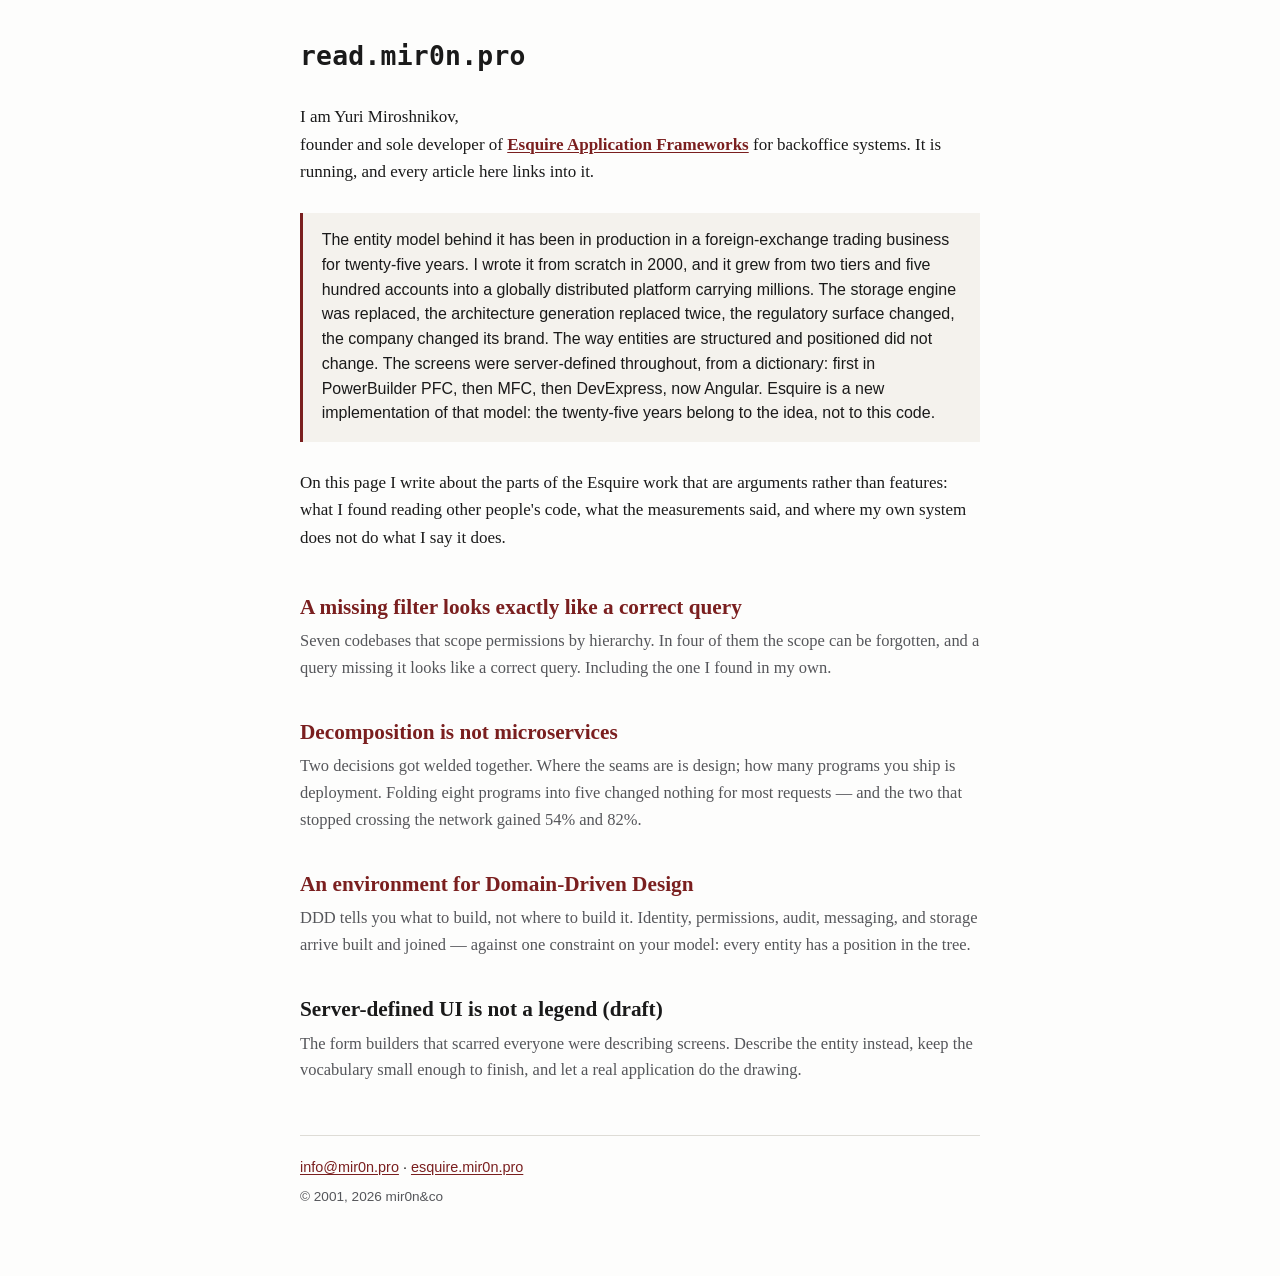
<file: index.html>
<!doctype html>
<html lang="en">
<head>
<meta charset="utf-8">
<meta name="viewport" content="width=device-width, initial-scale=1">
<title>read.mir0n.pro</title>
<meta name="description" content="Writing about authorization, architecture and the Esquire framework.">
<meta name="author" content="Yuri Miroshnikov">
<link rel="canonical" href="https://read.mir0n.pro/">
<meta property="og:type" content="article">
<meta property="og:title" content="read.mir0n.pro">
<meta property="og:description" content="Writing about authorization, architecture and the Esquire framework.">
<meta property="og:url" content="https://read.mir0n.pro/">
<link rel="stylesheet" href="style.css">
</head>
<body>
<main>
<h1 class="wordmark">read.mir0n.pro</h1>
<p>I am Yuri Miroshnikov,<br> founder and sole developer of <a href="https://esquire.mir0n.pro"><strong>Esquire Application Frameworks</strong></a> for backoffice systems. It is running, and every article here links into it.</p>

<blockquote><p>The entity model behind it has been in production in a foreign-exchange trading business for twenty-five years. I wrote it from scratch in 2000, and it grew from two tiers and five hundred accounts into a globally distributed platform carrying millions. The storage engine was replaced, the architecture generation replaced twice, the regulatory surface changed, the company changed its brand. The way entities are structured and positioned did not change. The screens were server-defined throughout, from a dictionary: first in PowerBuilder PFC, then MFC, then DevExpress, now Angular. Esquire is a new implementation of that model: the twenty-five years belong to the idea, not to this code.</p></blockquote>

<p>On this page I write about the parts of the Esquire work that are arguments rather than features: what I found reading other people's code, what the measurements said, and where my own system does not do what I say it does.</p>
<ul class="index">
<li>
<h2><a href="missing-filter/">A missing filter looks exactly like a correct query</a></h2>
<p>Seven codebases that scope permissions by hierarchy. In four of them the scope can be forgotten, and a query missing it looks like a correct query. Including the one I found in my own.</p>
</li>
<li>
<h2><a href="decomposition/">Decomposition is not microservices</a></h2>
<p>Two decisions got welded together. Where the seams are is design; how many programs you ship is deployment. Folding eight programs into five changed nothing for most requests &mdash; and the two that stopped crossing the network gained 54% and 82%.</p>
</li>
<li>
<h2><a href="ddd-environment/">An environment for Domain-Driven Design</a></h2>
<p>DDD tells you what to build, not where to build it. Identity, permissions, audit, messaging, and storage arrive built and joined &mdash; against one constraint on your model: every entity has a position in the tree.</p>
</li>
<li>
<h2>Server-defined UI is not a legend (draft)</h2>
<p>The form builders that scarred everyone were describing screens. Describe the entity instead, keep the vocabulary small enough to finish, and let a real application do the drawing.</p>
</li>
</ul>
</main>

<footer>
<p><a href="mailto:info@mir0n.pro">info@mir0n.pro</a> &middot; <a href="https://esquire.mir0n.pro">esquire.mir0n.pro</a></p>
<p class="colophon">&copy; 2001, 2026 mir0n&amp;co</p>
</footer>
</body>
</html>
</file>
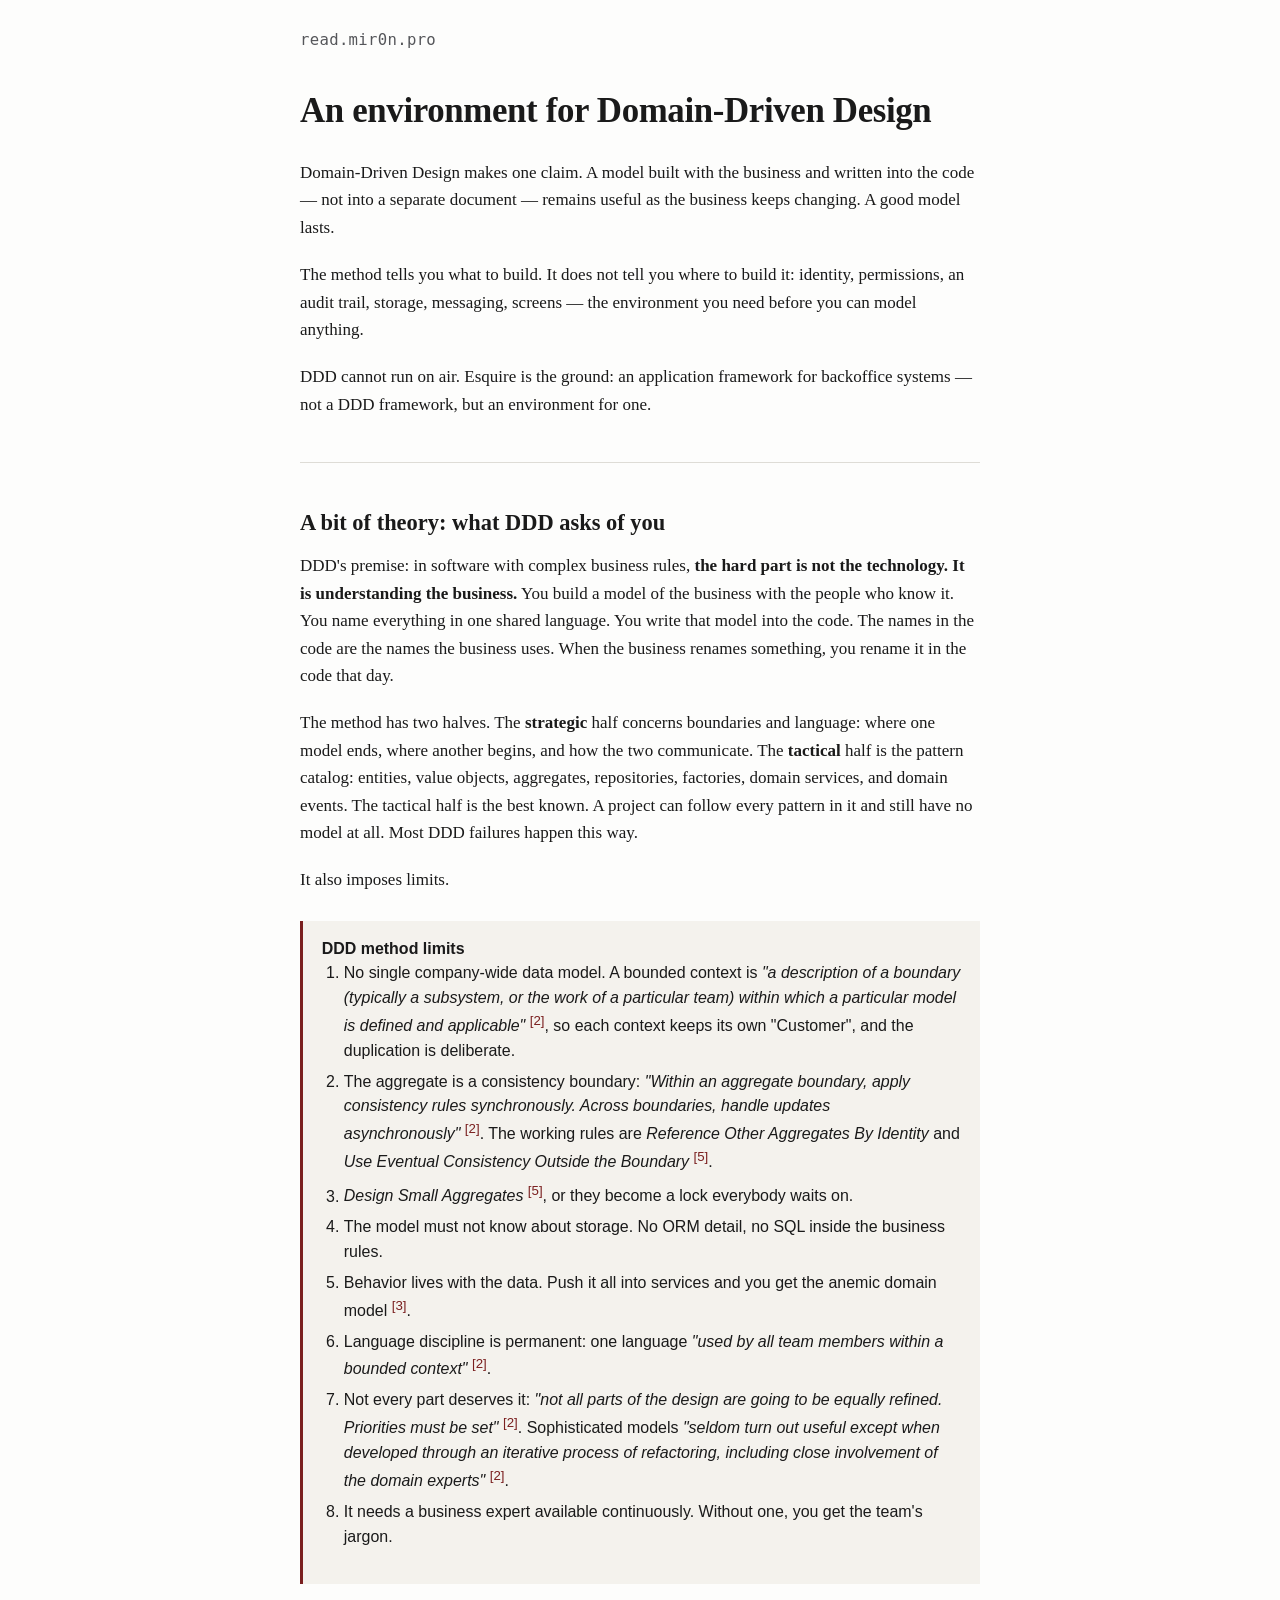
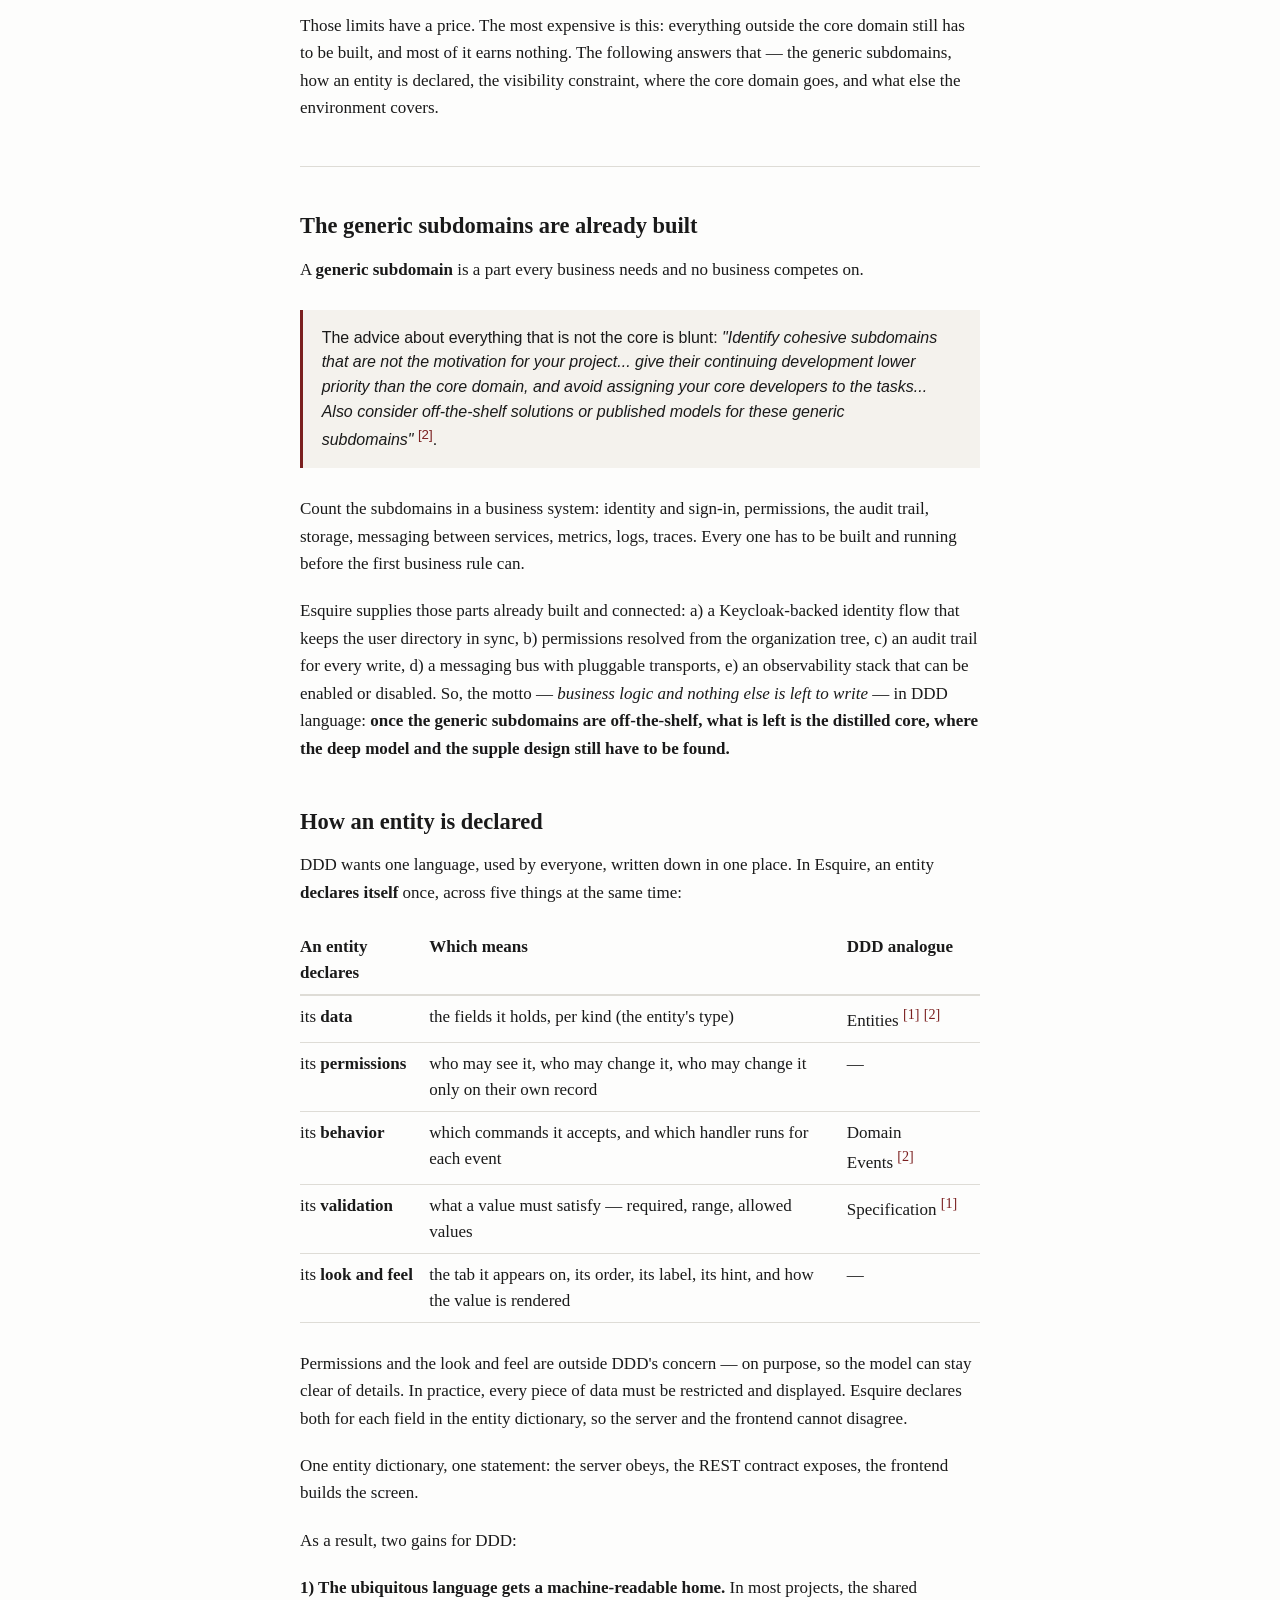
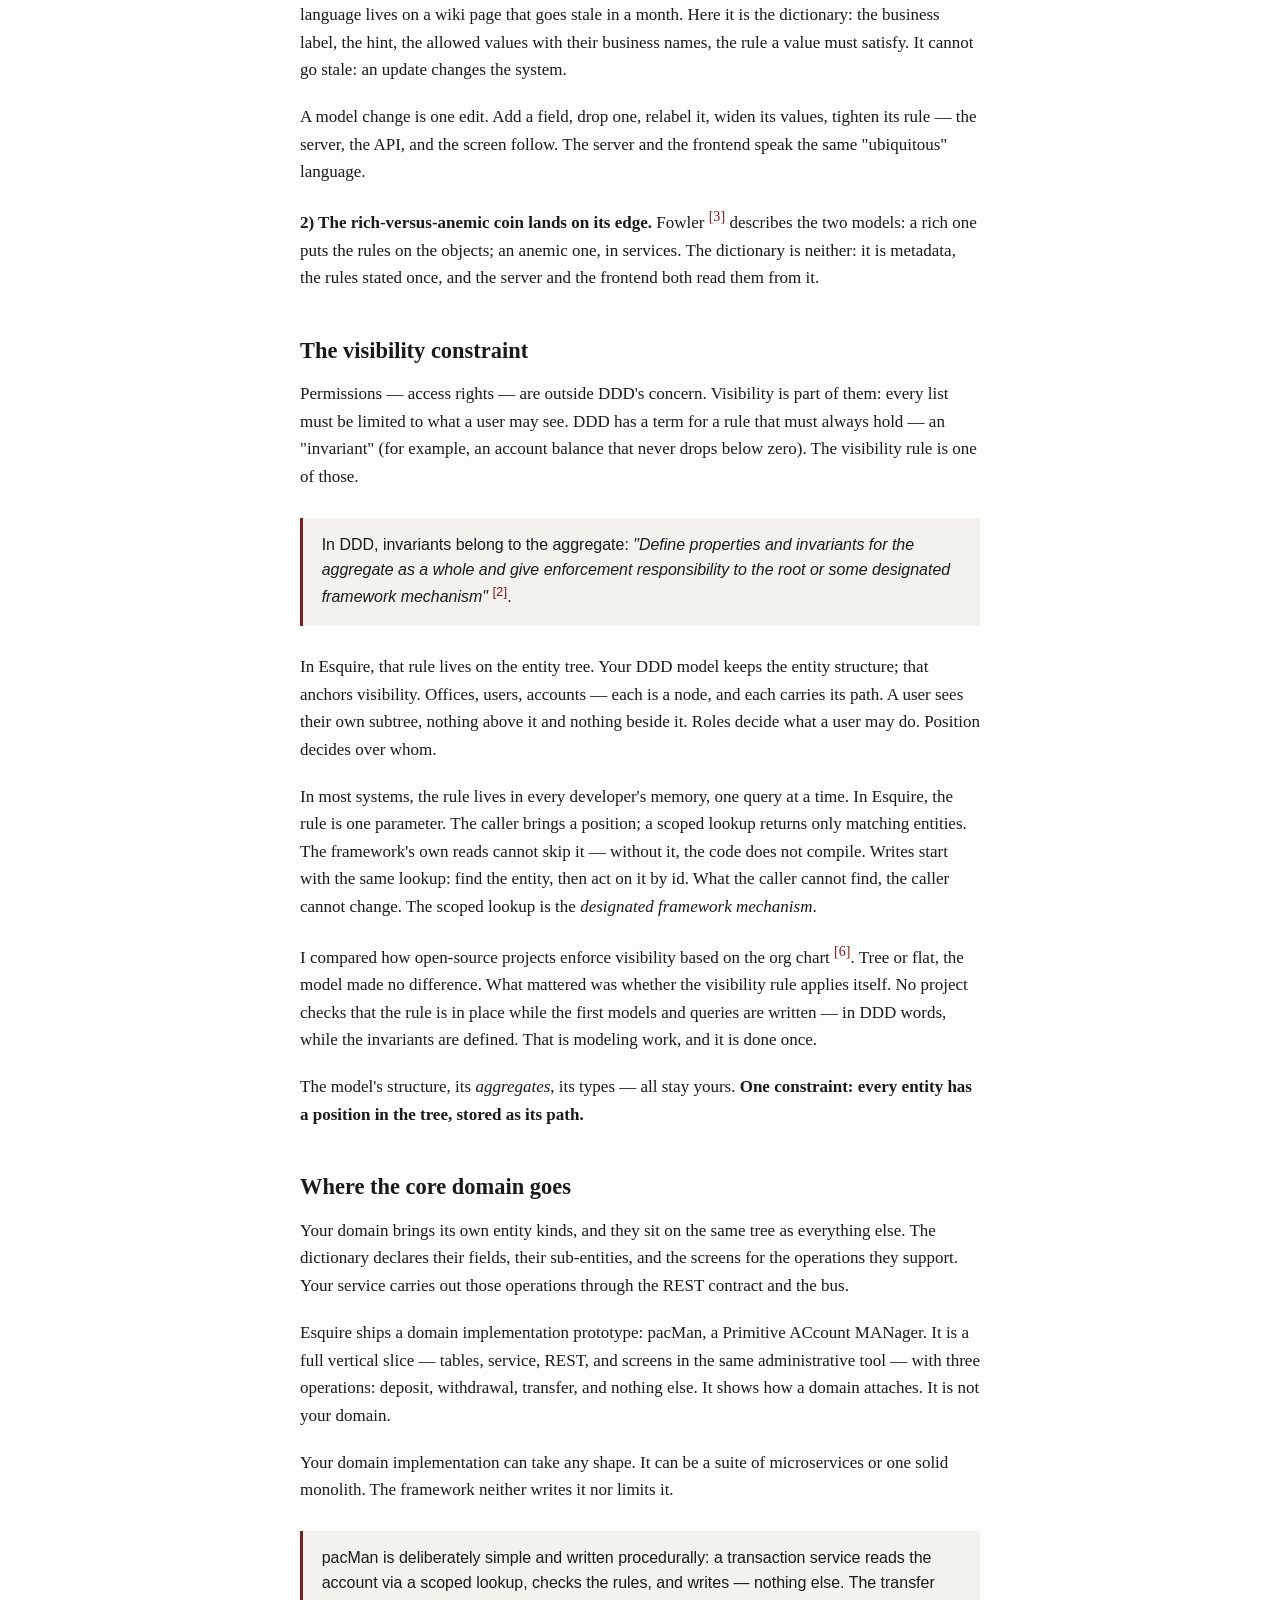
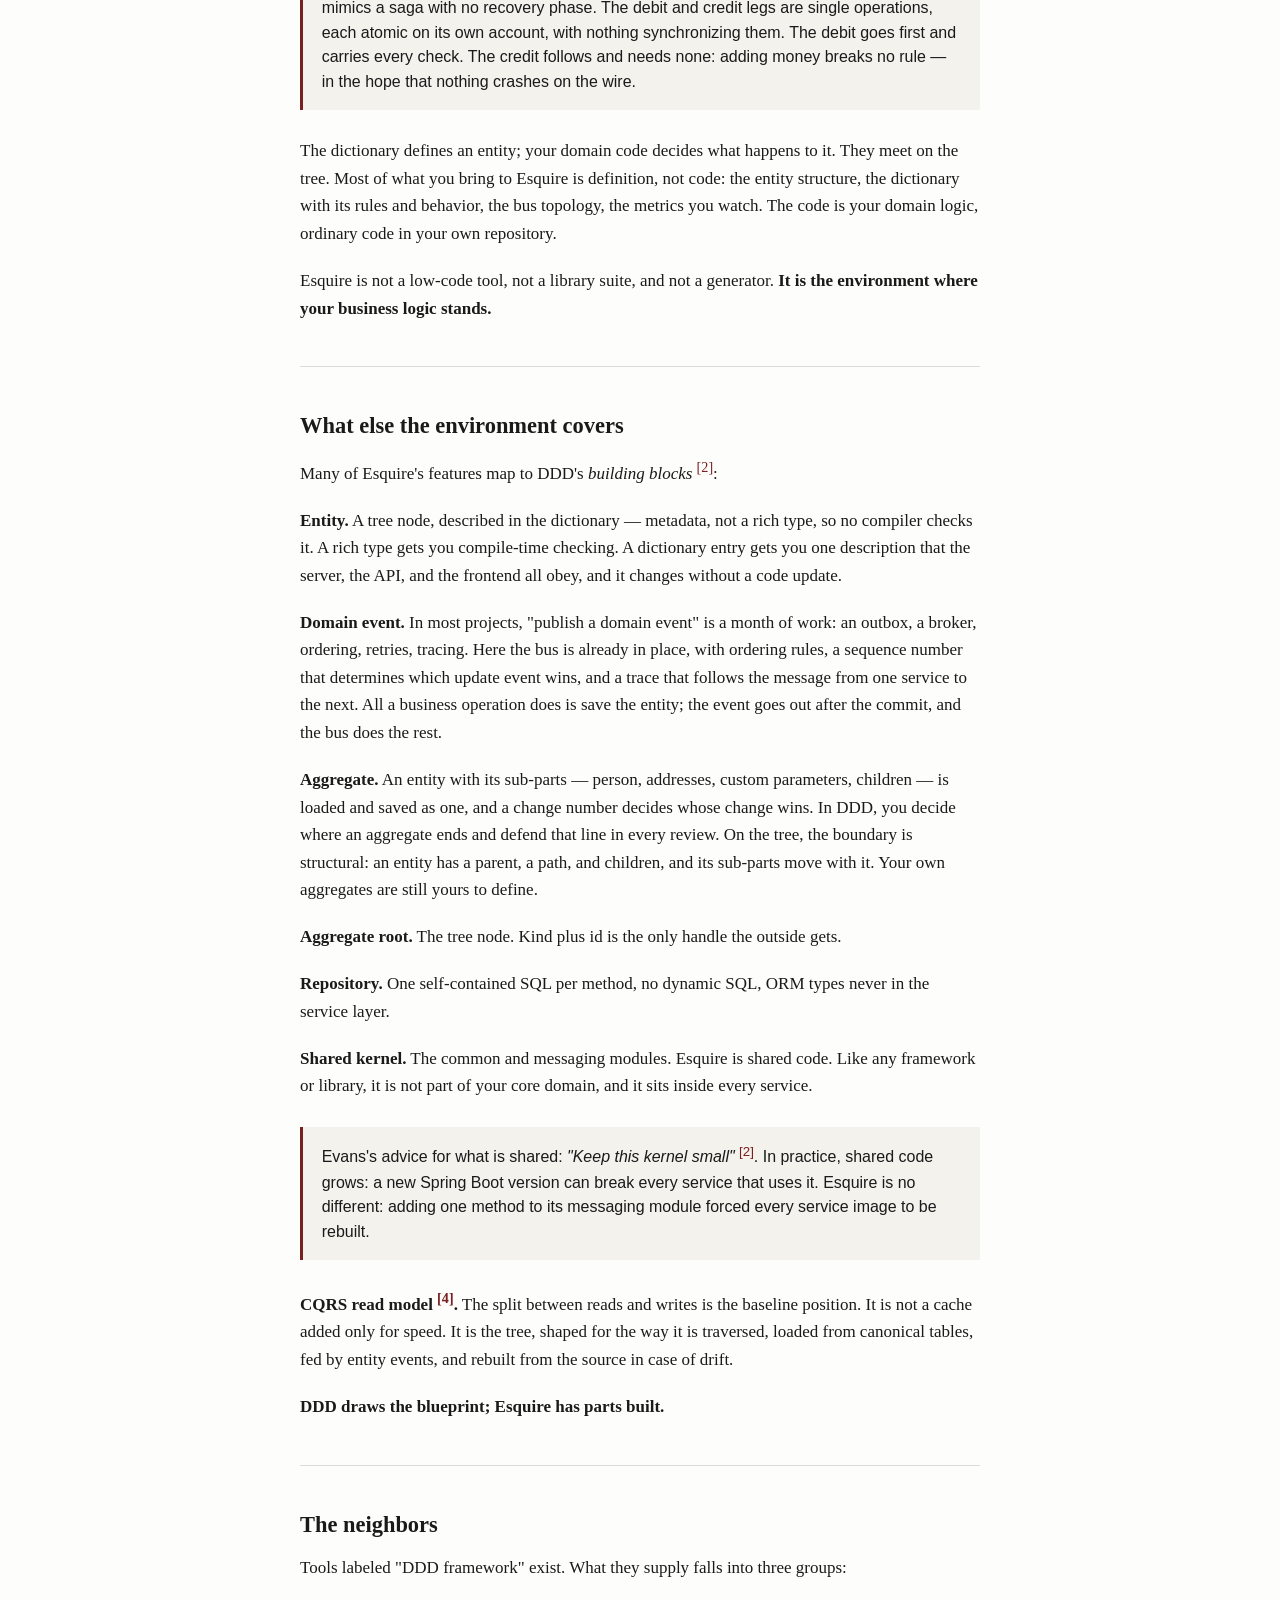
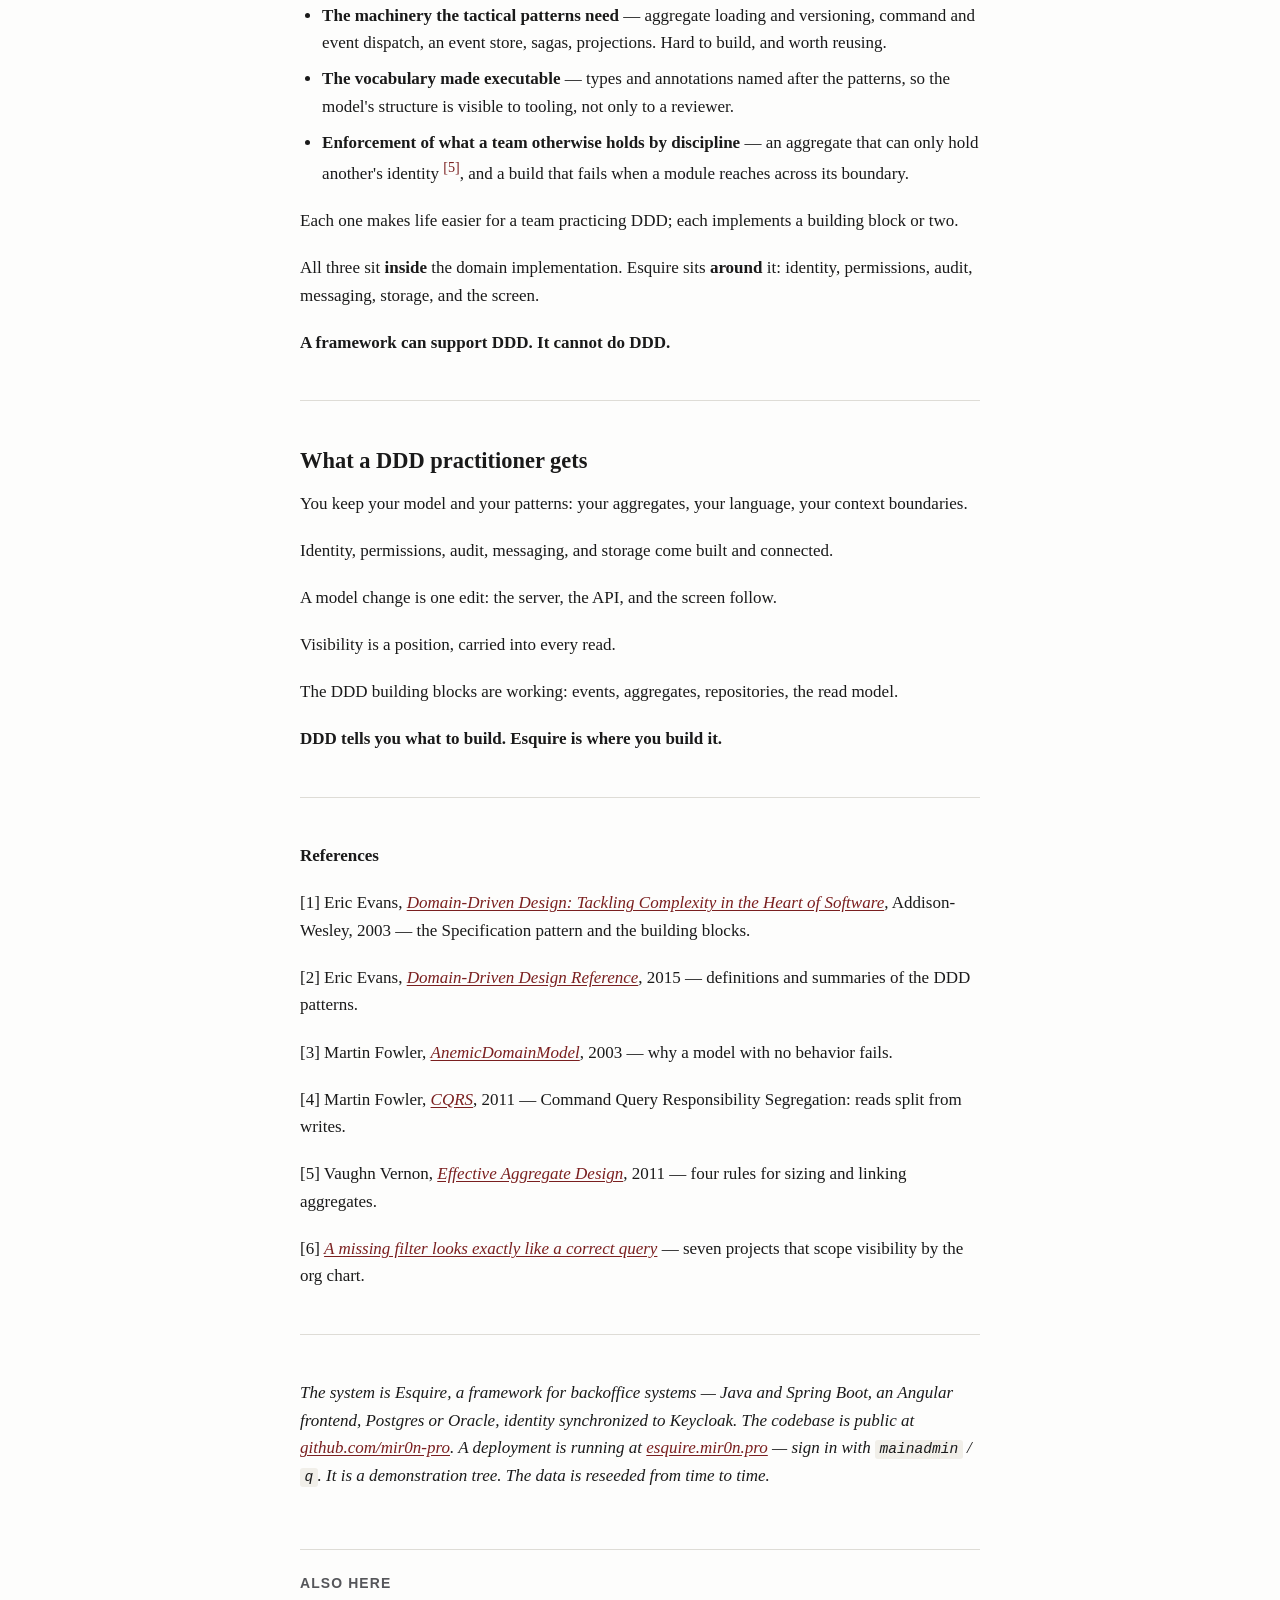
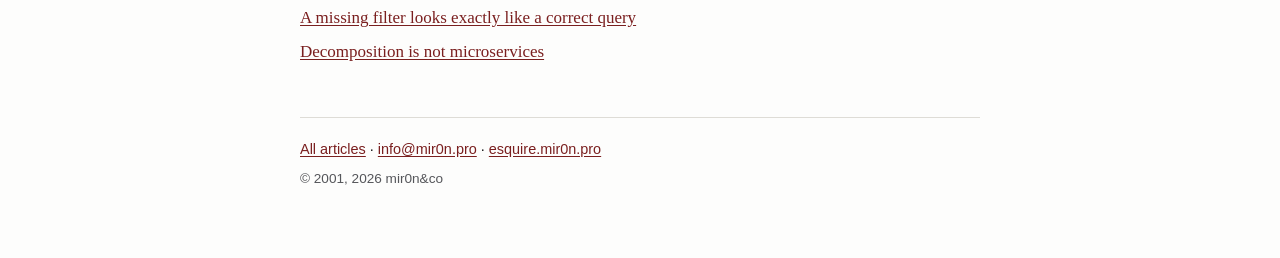
<file: ddd-environment/index.html>
<!doctype html>
<html lang="en">
<head>
<meta charset="utf-8">
<meta name="viewport" content="width=device-width, initial-scale=1">
<title>An environment for Domain-Driven Design</title>
<meta name="description" content="DDD tells you what to build, not where to build it. Identity, permissions, audit, messaging, and storage arrive built and joined -- against one constraint on your model: every entity has a position in the tree.">
<meta name="author" content="Yuri Miroshnikov">
<link rel="canonical" href="https://read.mir0n.pro/ddd-environment/">
<meta property="og:type" content="article">
<meta property="og:title" content="An environment for Domain-Driven Design">
<meta property="og:description" content="DDD tells you what to build, not where to build it. Identity, permissions, audit, messaging, and storage arrive built and joined -- against one constraint on your model: every entity has a position in the tree.">
<meta property="og:url" content="https://read.mir0n.pro/ddd-environment/">
<link rel="stylesheet" href="../style.css">
</head>
<body>
<header class="site">
<a class="wordmark" href="../">read.mir0n.pro</a>
</header>
<main>
<h1>An environment for Domain-Driven Design</h1>

<p>Domain-Driven Design makes one claim. A model built with the business and written into the code — not into a separate document — remains useful as the business keeps changing. A good model lasts.</p>

<p>The method tells you what to build. It does not tell you where to build it: identity, permissions, an audit trail, storage, messaging, screens — the environment you need before you can model anything.</p>

<p>DDD cannot run on air. Esquire is the ground: an application framework for backoffice systems — not a DDD framework, but an environment for one.</p>

<hr>

<h2>A bit of theory: what DDD asks of you</h2>

<p>DDD's premise: in software with complex business rules, <strong>the hard part is not the technology. It is understanding the business.</strong> You build a model of the business with the people who know it. You name everything in one shared language. You write that model into the code. The names in the code are the names the business uses. When the business renames something, you rename it in the code that day.</p>

<p>The method has two halves. The <strong>strategic</strong> half concerns boundaries and language: where one model ends, where another begins, and how the two communicate. The <strong>tactical</strong> half is the pattern catalog: entities, value objects, aggregates, repositories, factories, domain services, and domain events. The tactical half is the best known. A project can follow every pattern in it and still have no model at all. Most DDD failures happen this way.</p>

<p>It also imposes limits.</p>

<blockquote><p><strong>DDD method limits</strong></p><ol><li>No single company-wide data model. A bounded context is <em>"a description of a boundary (typically a subsystem, or the work of a particular team) within which a particular model is defined and applicable"</em>&nbsp;<sup><a href="#ref2">[2]</a></sup>, so each context keeps its own "Customer", and the duplication is deliberate.</li><li>The aggregate is a consistency boundary: <em>"Within an aggregate boundary, apply consistency rules synchronously. Across boundaries, handle updates asynchronously"</em>&nbsp;<sup><a href="#ref2">[2]</a></sup>. The working rules are <em>Reference Other Aggregates By Identity</em> and <em>Use Eventual Consistency Outside the Boundary</em>&nbsp;<sup><a href="#ref5">[5]</a></sup>.</li><li><em>Design Small Aggregates</em>&nbsp;<sup><a href="#ref5">[5]</a></sup>, or they become a lock everybody waits on.</li><li>The model must not know about storage. No ORM detail, no SQL inside the business rules.</li><li>Behavior lives with the data. Push it all into services and you get the anemic domain model&nbsp;<sup><a href="#ref3">[3]</a></sup>.</li><li>Language discipline is permanent: one language <em>"used by all team members within a bounded context"</em>&nbsp;<sup><a href="#ref2">[2]</a></sup>.</li><li>Not every part deserves it: <em>"not all parts of the design are going to be equally refined. Priorities must be set"</em>&nbsp;<sup><a href="#ref2">[2]</a></sup>. Sophisticated models <em>"seldom turn out useful except when developed through an iterative process of refactoring, including close involvement of the domain experts"</em>&nbsp;<sup><a href="#ref2">[2]</a></sup>.</li><li>It needs a business expert available continuously. Without one, you get the team's jargon.</li></ol></blockquote>

<p>Those limits have a price. The most expensive is this: everything outside the core domain still has to be built, and most of it earns nothing. The following answers that — the generic subdomains, how an entity is declared, the visibility constraint, where the core domain goes, and what else the environment covers.</p>

<hr>

<h2>The generic subdomains are already built</h2>

<p>A <strong>generic subdomain</strong> is a part every business needs and no business competes on.</p>

<blockquote><p>The advice about everything that is not the core is blunt: <em>"Identify cohesive subdomains that are not the motivation for your project... give their continuing development lower priority than the core domain, and avoid assigning your core developers to the tasks... Also consider off-the-shelf solutions or published models for these generic subdomains"</em>&nbsp;<sup><a href="#ref2">[2]</a></sup>.</p></blockquote>

<p>Count the subdomains in a business system: identity and sign-in, permissions, the audit trail, storage, messaging between services, metrics, logs, traces. Every one has to be built and running before the first business rule can.</p>

<p>Esquire supplies those parts already built and connected: a) a Keycloak-backed identity flow that keeps the user directory in sync, b) permissions resolved from the organization tree, c) an audit trail for every write, d) a messaging bus with pluggable transports, e) an observability stack that can be enabled or disabled. So, the motto — <em>business logic and nothing else is left to write</em> — in DDD language: <strong>once the generic subdomains are off-the-shelf, what is left is the distilled core, where the deep model and the supple design still have to be found.</strong></p>

<h2>How an entity is declared</h2>

<p>DDD wants one language, used by everyone, written down in one place. In Esquire, an entity <strong>declares itself</strong> once, across five things at the same time:</p>

<div class="table-wrap">
<table>
<thead><tr>
<th>An entity declares</th>
<th>Which means</th>
<th>DDD analogue</th>
</tr></thead>
<tbody>
<tr><td>its <strong>data</strong></td><td>the fields it holds, per kind (the entity's type)</td><td>Entities&nbsp;<sup><a href="#ref1">[1]</a></sup>&nbsp;<sup><a href="#ref2">[2]</a></sup></td></tr>
<tr><td>its <strong>permissions</strong></td><td>who may see it, who may change it, who may change it only on their own record</td><td>—</td></tr>
<tr><td>its <strong>behavior</strong></td><td>which commands it accepts, and which handler runs for each event</td><td>Domain Events&nbsp;<sup><a href="#ref2">[2]</a></sup></td></tr>
<tr><td>its <strong>validation</strong></td><td>what a value must satisfy — required, range, allowed values</td><td>Specification&nbsp;<sup><a href="#ref1">[1]</a></sup></td></tr>
<tr><td>its <strong>look and feel</strong></td><td>the tab it appears on, its order, its label, its hint, and how the value is rendered</td><td>—</td></tr>
</tbody></table></div>

<p>Permissions and the look and feel are outside DDD's concern — on purpose, so the model can stay clear of details. In practice, every piece of data must be restricted and displayed. Esquire declares both for each field in the entity dictionary, so the server and the frontend cannot disagree.</p>

<p>One entity dictionary, one statement: the server obeys, the REST contract exposes, the frontend builds the screen.</p>

<p>As a result, two gains for DDD:</p>

<p><strong>1) The ubiquitous language gets a machine-readable home.</strong> In most projects, the shared language lives on a wiki page that goes stale in a month. Here it is the dictionary: the business label, the hint, the allowed values with their business names, the rule a value must satisfy. It cannot go stale: an update changes the system.</p>

<p>A model change is one edit. Add a field, drop one, relabel it, widen its values, tighten its rule — the server, the API, and the screen follow. The server and the frontend speak the same "ubiquitous" language.</p>

<p><strong>2) The rich-versus-anemic coin lands on its edge.</strong> Fowler&nbsp;<sup><a href="#ref3">[3]</a></sup> describes the two models: a rich one puts the rules on the objects; an anemic one, in services. The dictionary is neither: it is metadata, the rules stated once, and the server and the frontend both read them from it.</p>

<h2>The visibility constraint</h2>

<p>Permissions — access rights — are outside DDD's concern. Visibility is part of them: every list must be limited to what a user may see. DDD has a term for a rule that must always hold — an "invariant" (for example, an account balance that never drops below zero). The visibility rule is one of those.</p>

<blockquote><p>In DDD, invariants belong to the aggregate: <em>"Define properties and invariants for the aggregate as a whole and give enforcement responsibility to the root or some designated framework mechanism"</em>&nbsp;<sup><a href="#ref2">[2]</a></sup>.</p></blockquote>

<p>In Esquire, that rule lives on the entity tree. Your DDD model keeps the entity structure; that anchors visibility. Offices, users, accounts — each is a node, and each carries its path. A user sees their own subtree, nothing above it and nothing beside it. Roles decide what a user may do. Position decides over whom.</p>

<p>In most systems, the rule lives in every developer's memory, one query at a time. In Esquire, the rule is one parameter. The caller brings a position; a scoped lookup returns only matching entities. The framework's own reads cannot skip it — without it, the code does not compile. Writes start with the same lookup: find the entity, then act on it by id. What the caller cannot find, the caller cannot change. The scoped lookup is the <em>designated framework mechanism</em>.</p>

<p>I compared how open-source projects enforce visibility based on the org chart&nbsp;<sup><a href="#ref6">[6]</a></sup>. Tree or flat, the model made no difference. What mattered was whether the visibility rule applies itself. No project checks that the rule is in place while the first models and queries are written — in DDD words, while the invariants are defined. That is modeling work, and it is done once.</p>

<p>The model's structure, its <em>aggregates</em>, its types — all stay yours. <strong>One constraint: every entity has a position in the tree, stored as its path.</strong></p>

<h2>Where the core domain goes</h2>

<p>Your domain brings its own entity kinds, and they sit on the same tree as everything else. The dictionary declares their fields, their sub-entities, and the screens for the operations they support. Your service carries out those operations through the REST contract and the bus.</p>

<p>Esquire ships a domain implementation prototype: pacMan, a Primitive ACcount MANager. It is a full vertical slice — tables, service, REST, and screens in the same administrative tool — with three operations: deposit, withdrawal, transfer, and nothing else. It shows how a domain attaches. It is not your domain.</p>

<p>Your domain implementation can take any shape. It can be a suite of microservices or one solid monolith. The framework neither writes it nor limits it.</p>

<blockquote><p>pacMan is deliberately simple and written procedurally: a transaction service reads the account via a scoped lookup, checks the rules, and writes — nothing else. The transfer mimics a saga with no recovery phase. The debit and credit legs are single operations, each atomic on its own account, with nothing synchronizing them. The debit goes first and carries every check. The credit follows and needs none: adding money breaks no rule — in the hope that nothing crashes on the wire.</p></blockquote>

<p>The dictionary defines an entity; your domain code decides what happens to it. They meet on the tree. Most of what you bring to Esquire is definition, not code: the entity structure, the dictionary with its rules and behavior, the bus topology, the metrics you watch. The code is your domain logic, ordinary code in your own repository.</p>

<p>Esquire is not a low-code tool, not a library suite, and not a generator. <strong>It is the environment where your business logic stands.</strong></p>

<hr>

<h2>What else the environment covers</h2>

<p>Many of Esquire's features map to DDD's <em>building blocks</em>&nbsp;<sup><a href="#ref2">[2]</a></sup>:</p>

<p><strong>Entity.</strong> A tree node, described in the dictionary — metadata, not a rich type, so no compiler checks it. A rich type gets you compile-time checking. A dictionary entry gets you one description that the server, the API, and the frontend all obey, and it changes without a code update.</p>

<p><strong>Domain event.</strong> In most projects, "publish a domain event" is a month of work: an outbox, a broker, ordering, retries, tracing. Here the bus is already in place, with ordering rules, a sequence number that determines which update event wins, and a trace that follows the message from one service to the next. All a business operation does is save the entity; the event goes out after the commit, and the bus does the rest.</p>

<p><strong>Aggregate.</strong> An entity with its sub-parts — person, addresses, custom parameters, children — is loaded and saved as one, and a change number decides whose change wins. In DDD, you decide where an aggregate ends and defend that line in every review. On the tree, the boundary is structural: an entity has a parent, a path, and children, and its sub-parts move with it. Your own aggregates are still yours to define.</p>

<p><strong>Aggregate root.</strong> The tree node. Kind plus id is the only handle the outside gets.</p>

<p><strong>Repository.</strong> One self-contained SQL per method, no dynamic SQL, ORM types never in the service layer.</p>

<p><strong>Shared kernel.</strong> The common and messaging modules. Esquire is shared code. Like any framework or library, it is not part of your core domain, and it sits inside every service.</p>

<blockquote><p>Evans's advice for what is shared: <em>"Keep this kernel small"</em>&nbsp;<sup><a href="#ref2">[2]</a></sup>. In practice, shared code grows: a new Spring Boot version can break every service that uses it. Esquire is no different: adding one method to its messaging module forced every service image to be rebuilt.</p></blockquote>

<p><strong>CQRS read model&nbsp;<sup><a href="#ref4">[4]</a></sup>.</strong> The split between reads and writes is the baseline position. It is not a cache added only for speed. It is the tree, shaped for the way it is traversed, loaded from canonical tables, fed by entity events, and rebuilt from the source in case of drift.</p>

<p><strong>DDD draws the blueprint; Esquire has parts built.</strong></p>

<hr>

<h2>The neighbors</h2>

<p>Tools labeled "DDD framework" exist. What they supply falls into three groups:</p>

<ul>
<li><strong>The machinery the tactical patterns need</strong> — aggregate loading and versioning, command and event dispatch, an event store, sagas, projections. Hard to build, and worth reusing.</li>
<li><strong>The vocabulary made executable</strong> — types and annotations named after the patterns, so the model's structure is visible to tooling, not only to a reviewer.</li>
<li><strong>Enforcement of what a team otherwise holds by discipline</strong> — an aggregate that can only hold another's identity&nbsp;<sup><a href="#ref5">[5]</a></sup>, and a build that fails when a module reaches across its boundary.</li>
</ul>

<p>Each one makes life easier for a team practicing DDD; each implements a building block or two.</p>

<p>All three sit <strong>inside</strong> the domain implementation. Esquire sits <strong>around</strong> it: identity, permissions, audit, messaging, storage, and the screen.</p>

<p><strong>A framework can support DDD. It cannot do DDD.</strong></p>

<hr>

<h2>What a DDD practitioner gets</h2>

<p>You keep your model and your patterns: your aggregates, your language, your context boundaries.</p>

<p>Identity, permissions, audit, messaging, and storage come built and connected.</p>

<p>A model change is one edit: the server, the API, and the screen follow.</p>

<p>Visibility is a position, carried into every read.</p>

<p>The DDD building blocks are working: events, aggregates, repositories, the read model.</p>

<p><strong>DDD tells you what to build. Esquire is where you build it.</strong></p>

<hr>

<p><strong>References</strong></p>

<p class="reference" id="ref1">[1] Eric Evans, <a href="https://www.informit.com/store/domain-driven-design-tackling-complexity-in-the-heart-9780321125217"><em>Domain-Driven Design: Tackling Complexity in the Heart of Software</em></a>, Addison-Wesley, 2003 — the Specification pattern and the building blocks.</p>

<p class="reference" id="ref2">[2] Eric Evans, <a href="https://www.domainlanguage.com/ddd/reference/"><em>Domain-Driven Design Reference</em></a>, 2015 — definitions and summaries of the DDD patterns.</p>

<p class="reference" id="ref3">[3] Martin Fowler, <a href="https://martinfowler.com/bliki/AnemicDomainModel.html"><em>AnemicDomainModel</em></a>, 2003 — why a model with no behavior fails.</p>

<p class="reference" id="ref4">[4] Martin Fowler, <a href="https://martinfowler.com/bliki/CQRS.html"><em>CQRS</em></a>, 2011 — Command Query Responsibility Segregation: reads split from writes.</p>

<p class="reference" id="ref5">[5] Vaughn Vernon, <a href="https://www.dddcommunity.org/library/vernon_2011/"><em>Effective Aggregate Design</em></a>, 2011 — four rules for sizing and linking aggregates.</p>

<p class="reference" id="ref6">[6] <a href="https://read.mir0n.pro/missing-filter/"><em>A missing filter looks exactly like a correct query</em></a> — seven projects that scope visibility by the org chart.</p>

<hr>

<p><em>The system is Esquire, a framework for backoffice systems — Java and Spring Boot, an Angular frontend, Postgres or Oracle, identity synchronized to Keycloak. The codebase is public at <a href="https://github.com/mir0n-pro/esquire.services#readme">github.com/mir0n-pro</a>. A deployment is running at <a href="https://esquire.mir0n.pro">esquire.mir0n.pro</a> — sign in with <code>mainadmin</code> / <code>q</code>. It is a demonstration tree. The data is reseeded from time to time.</em></p>
</main>
<aside class="also">
<h2>Also here</h2>
<ul>
<li><a href="../missing-filter/">A missing filter looks exactly like a correct query</a></li>
<li><a href="../decomposition/">Decomposition is not microservices</a></li>
</ul>
</aside>
<footer>
<p><a href="../">All articles</a> &middot; <a href="mailto:info@mir0n.pro">info@mir0n.pro</a> &middot; <a href="https://esquire.mir0n.pro">esquire.mir0n.pro</a></p>
<p class="colophon">&copy; 2001, 2026 mir0n&amp;co</p>
</footer>
</body>
</html>
</file>
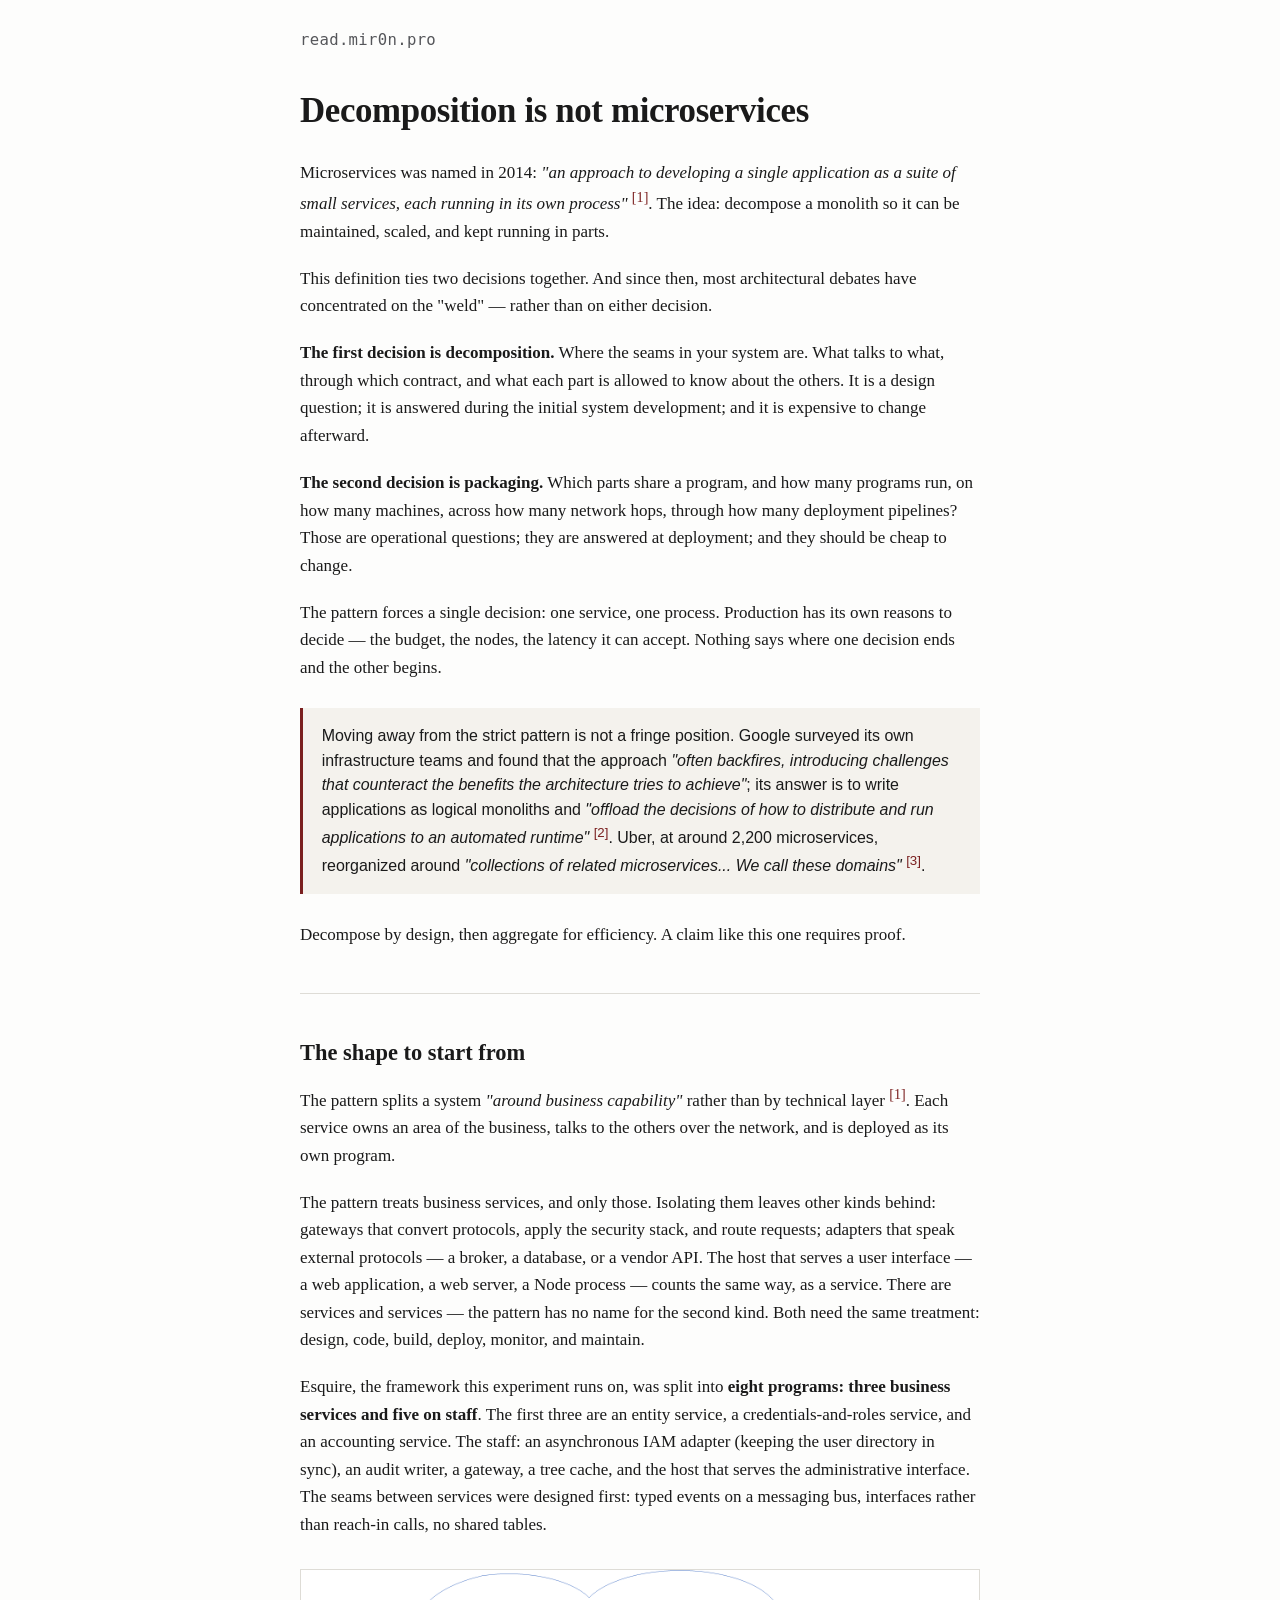
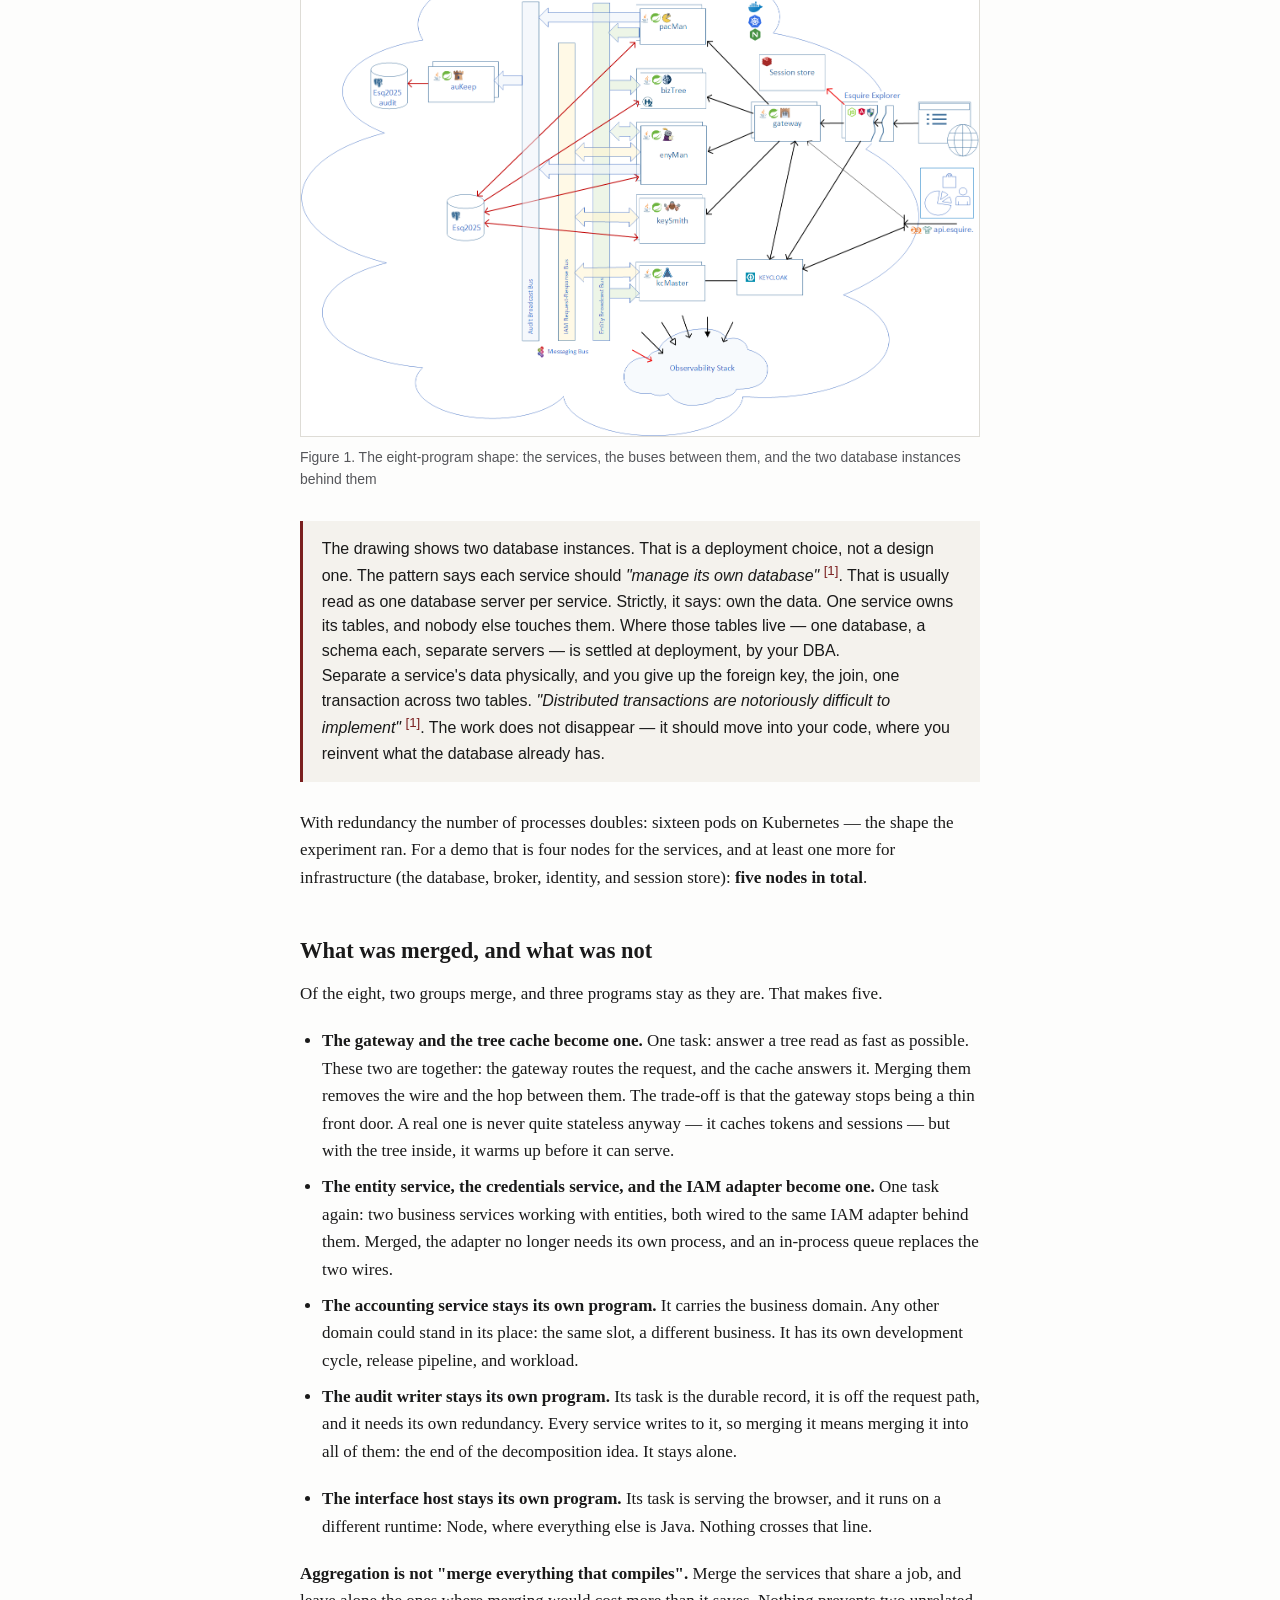
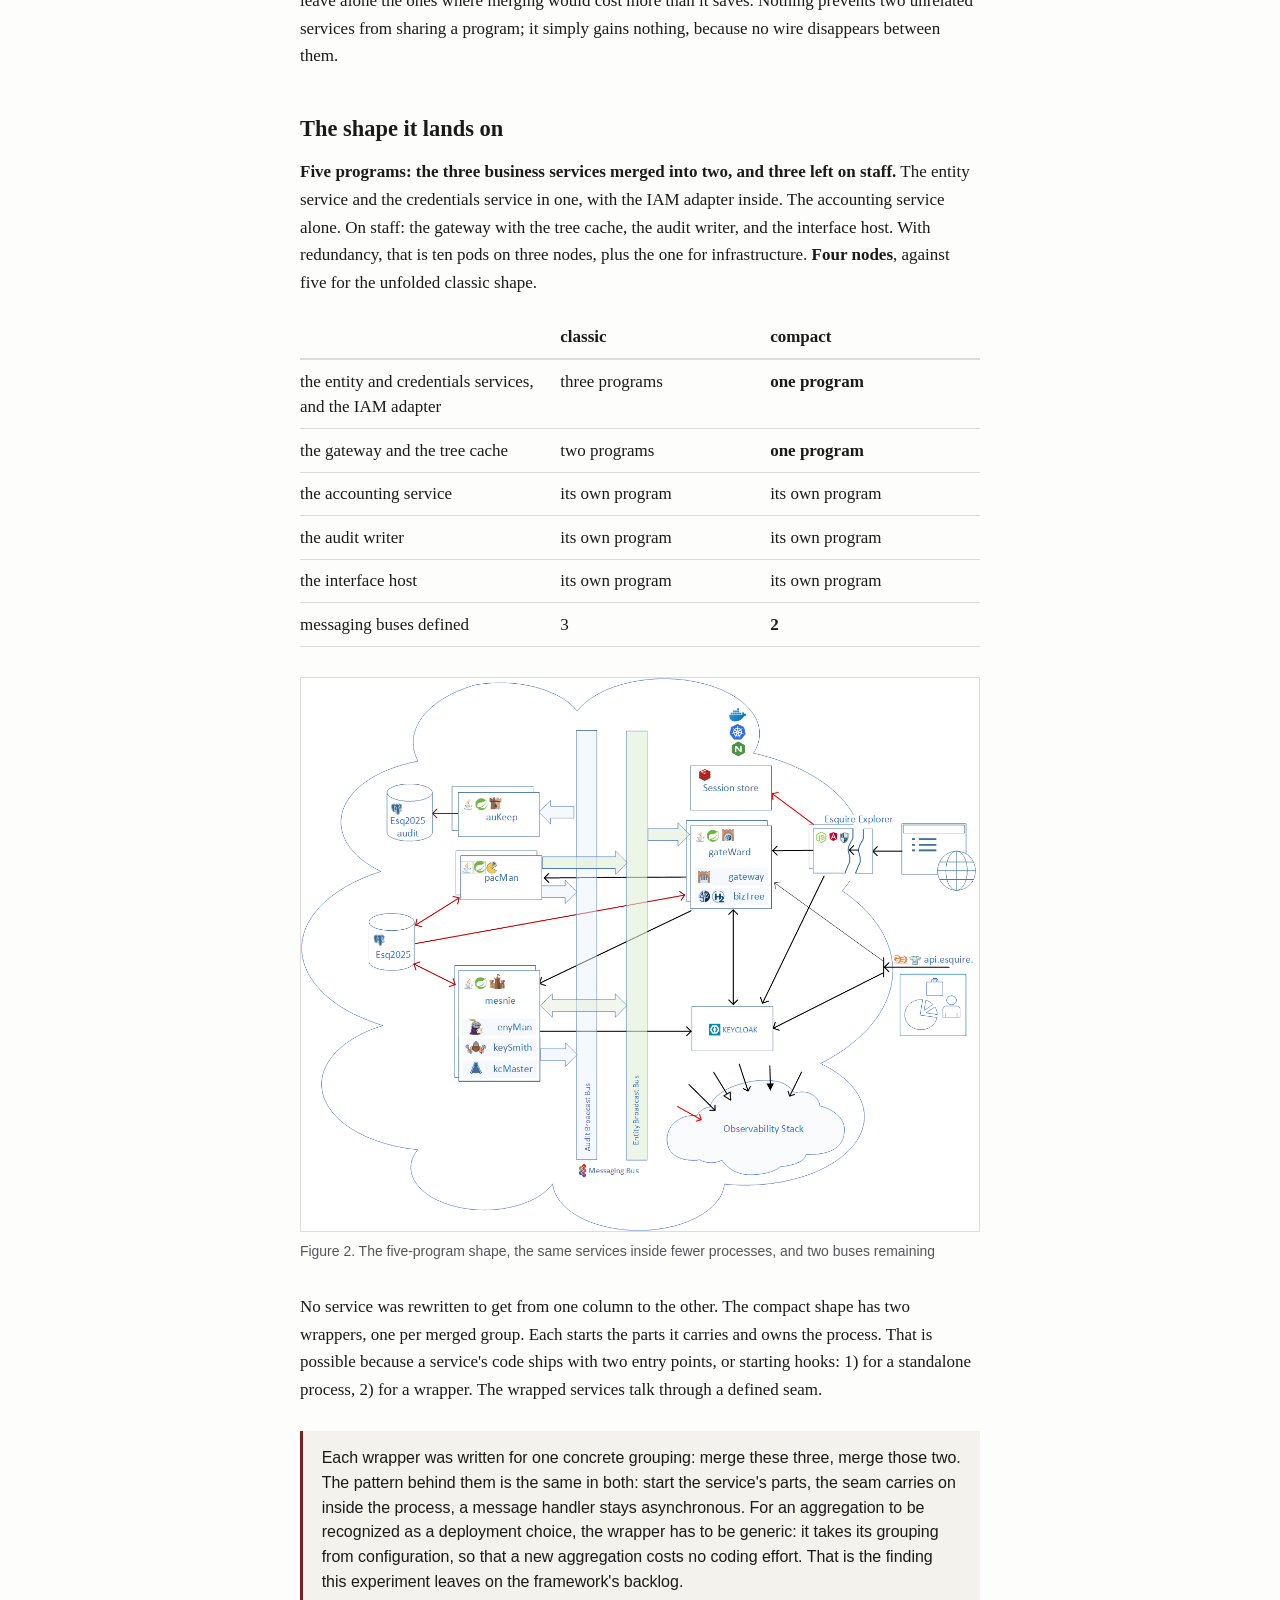
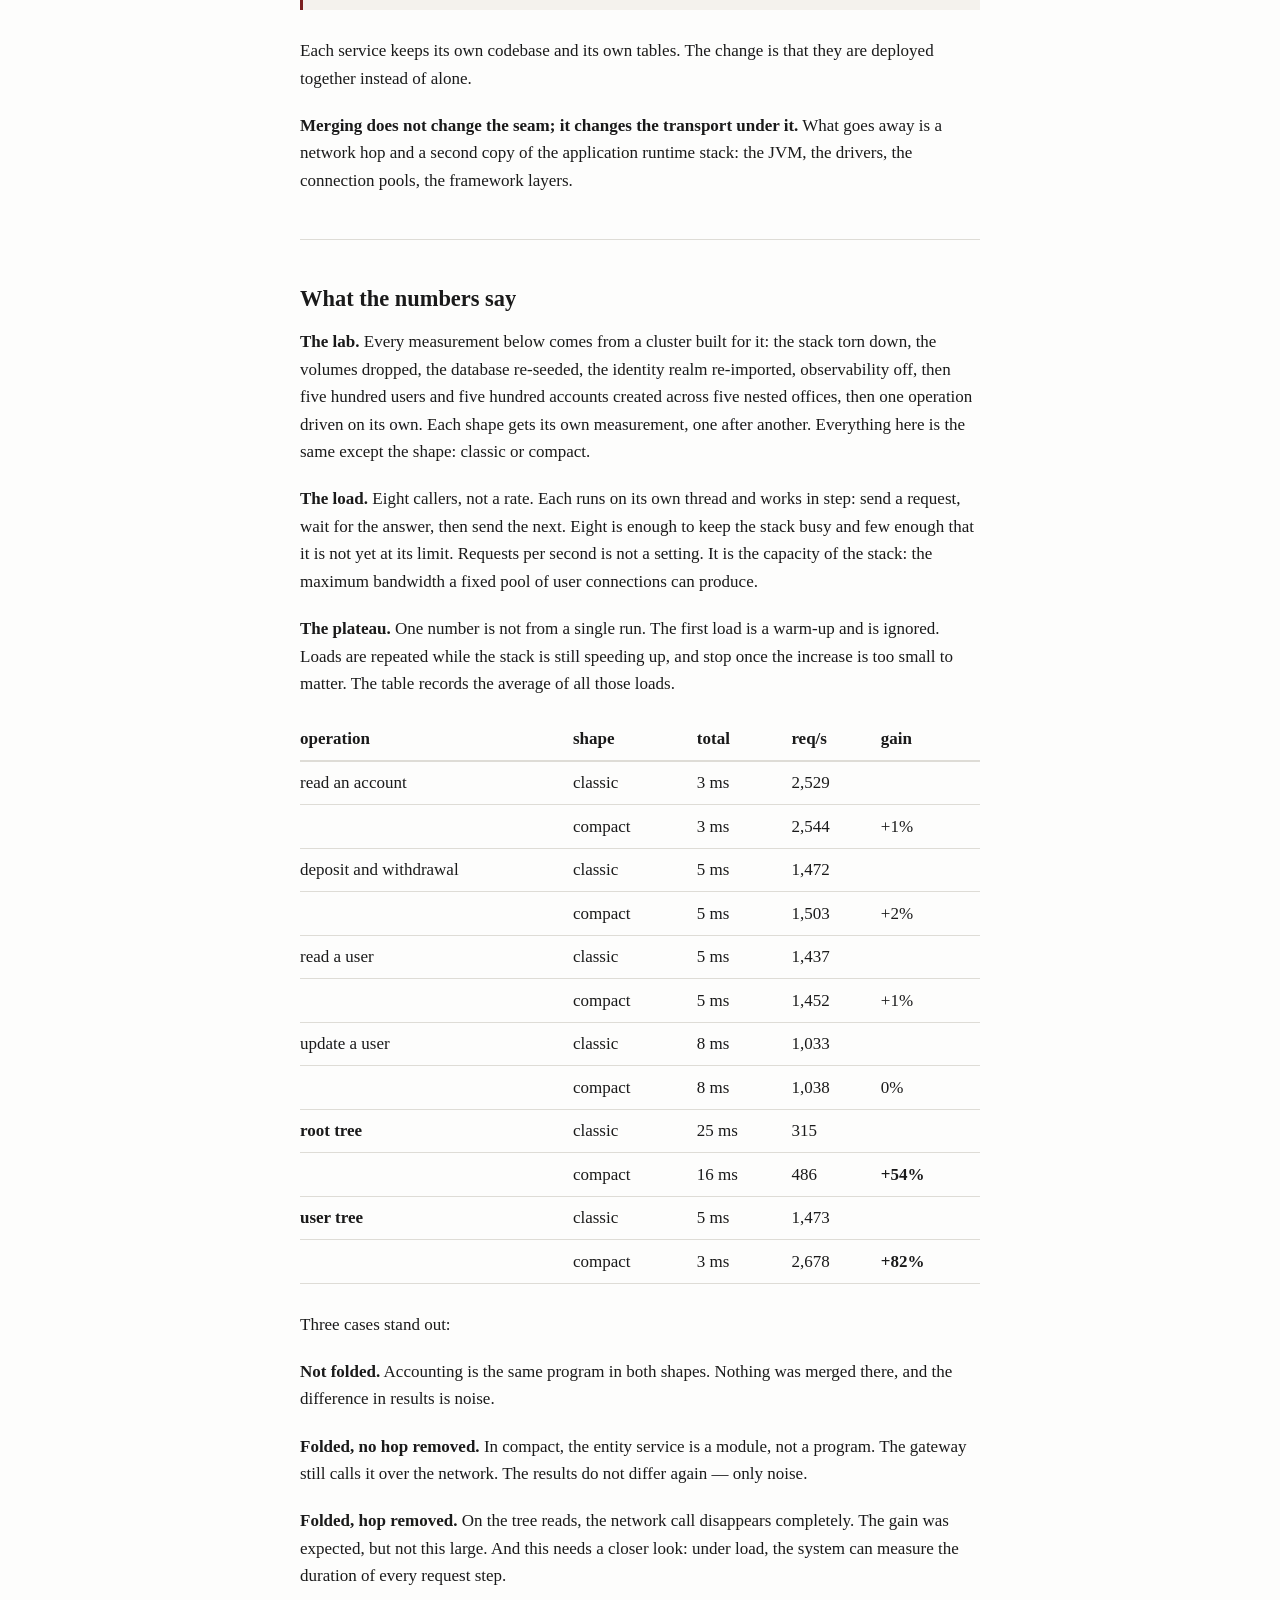
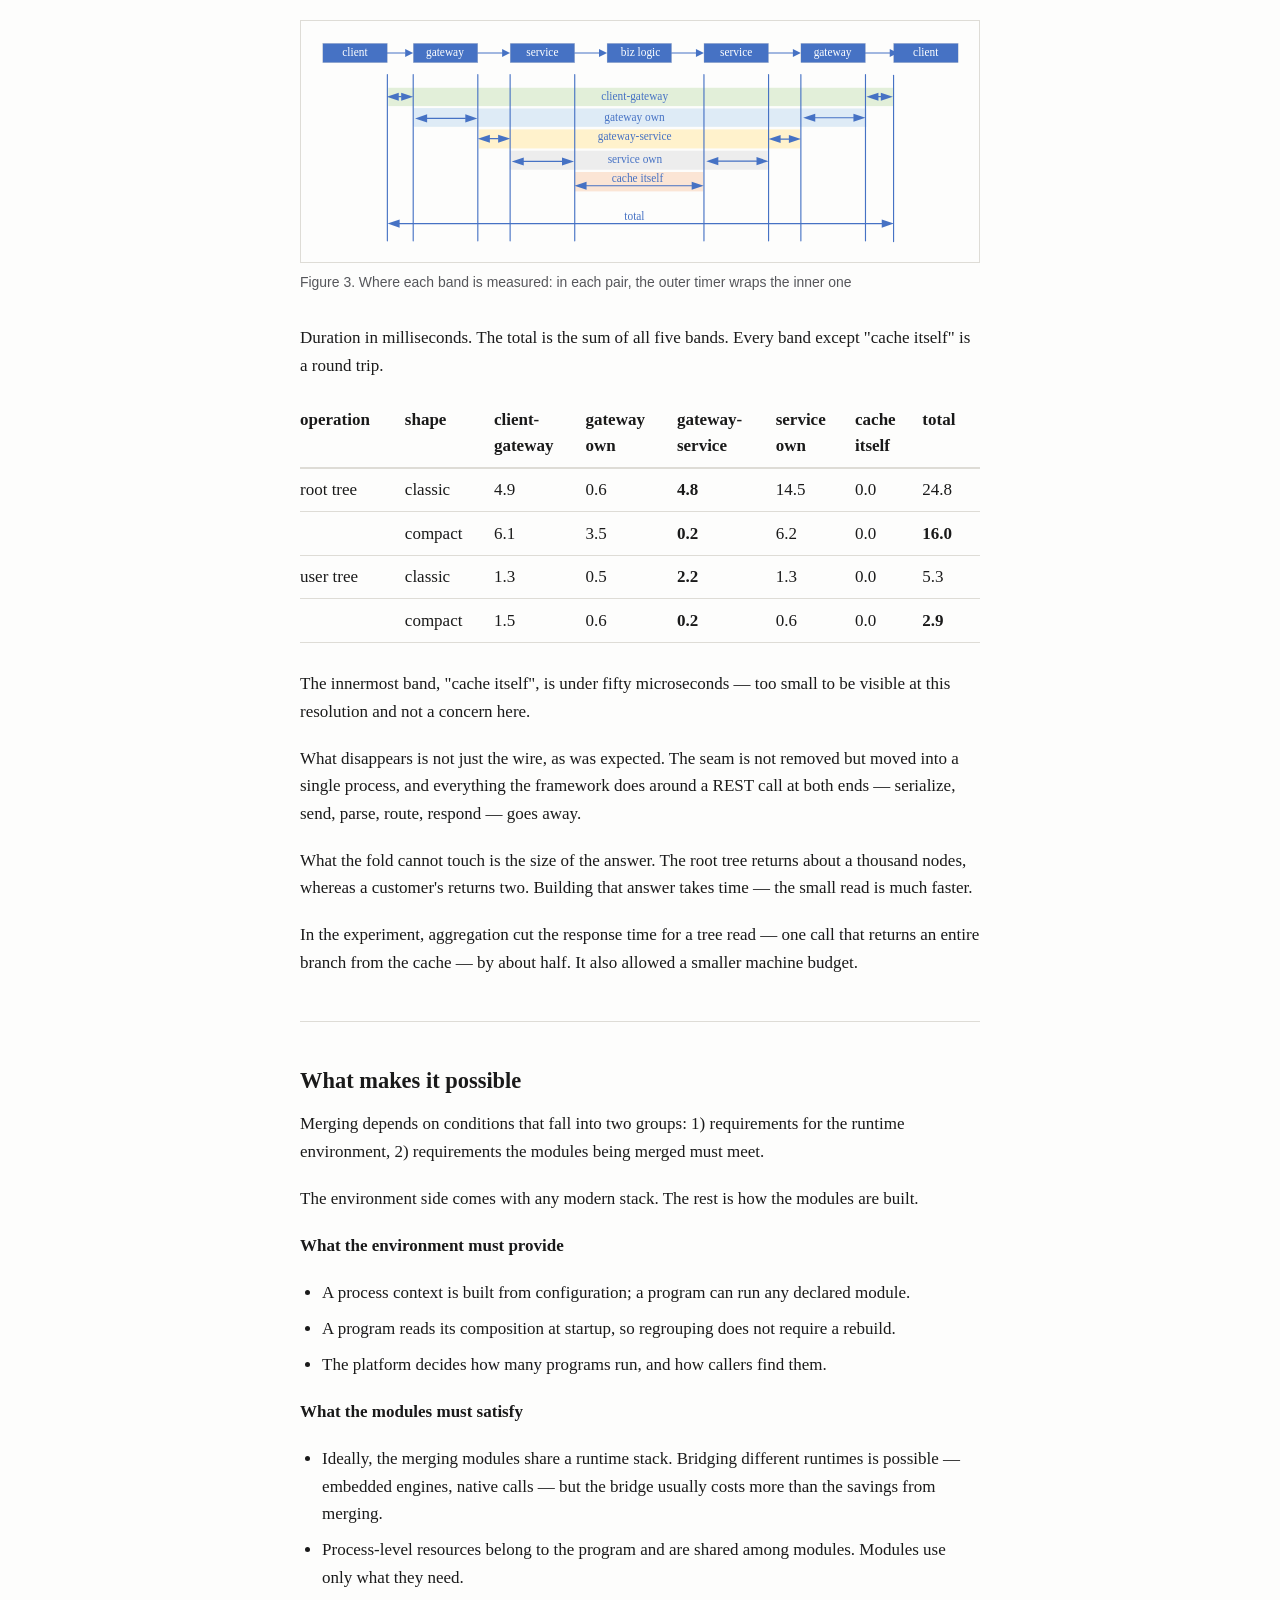
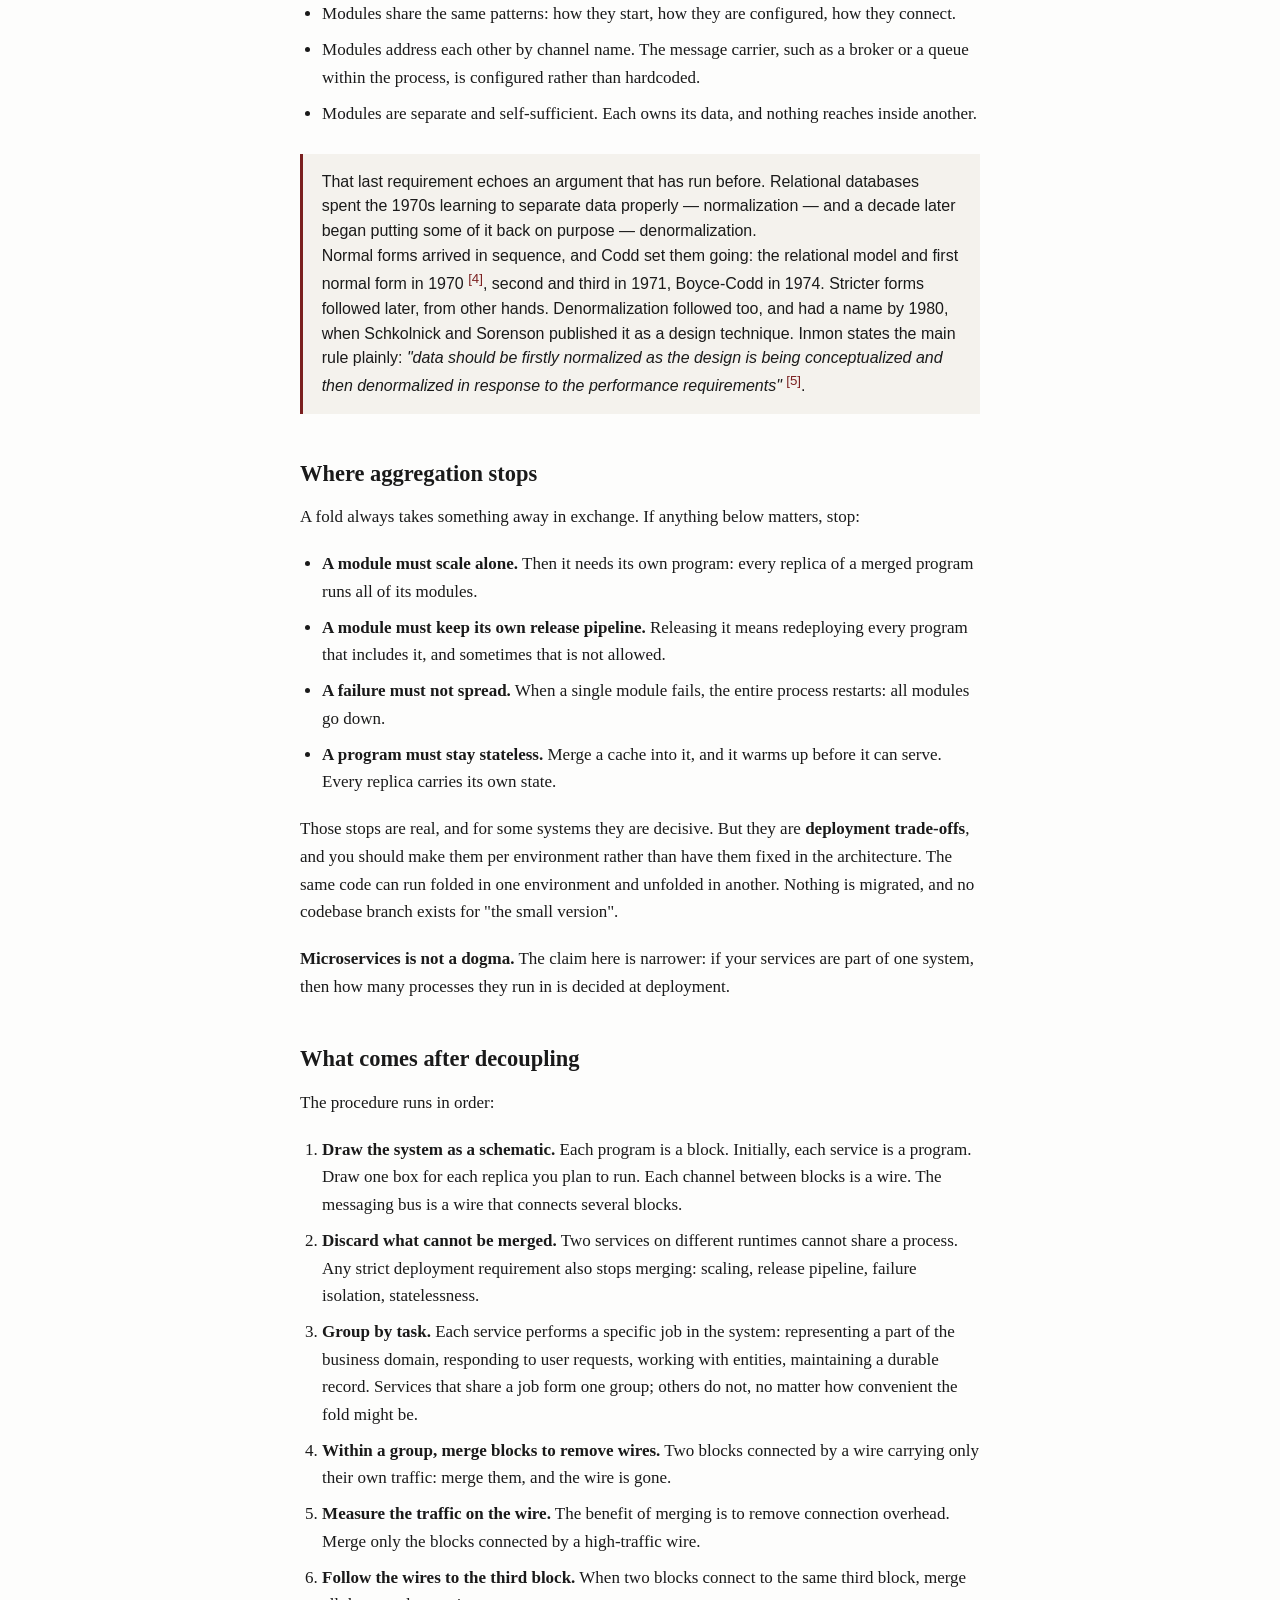
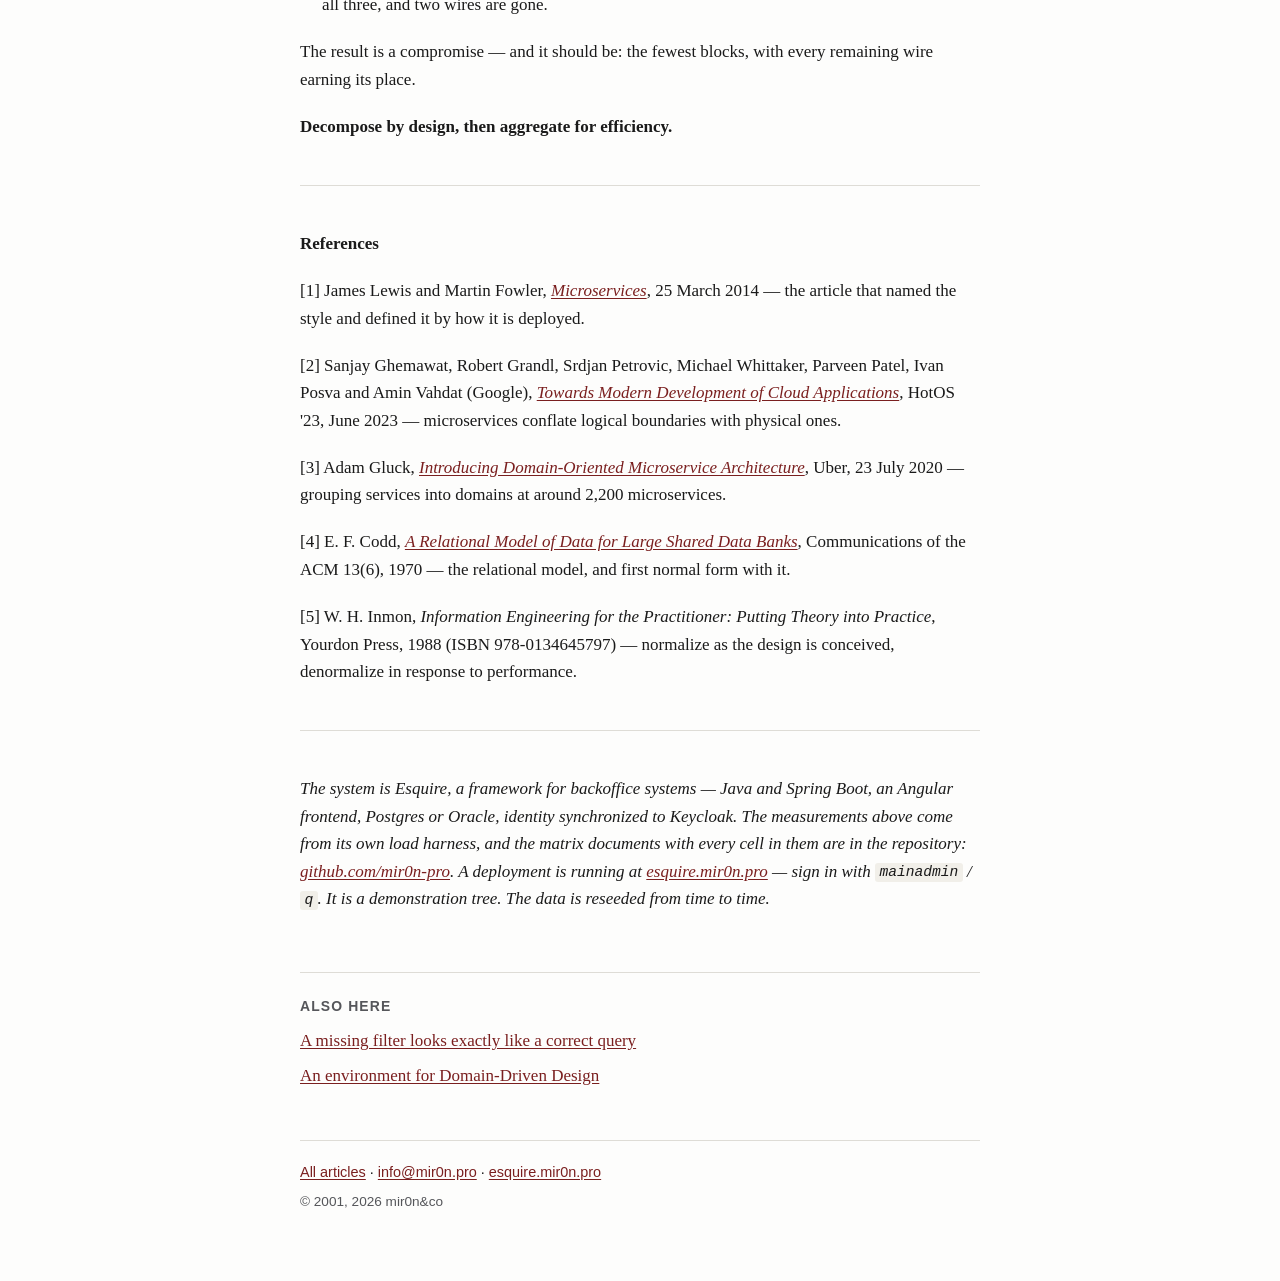
<file: decomposition/index.html>
<!doctype html>
<html lang="en">
<head>
<meta charset="utf-8">
<meta name="viewport" content="width=device-width, initial-scale=1">
<title>Decomposition is not microservices</title>
<meta name="description" content="Two decisions got welded together. Where the seams are is design; how many programs you ship is deployment. Folding eight programs into five changed nothing for most requests -- and the two that stopped crossing the network gained 54% and 82%.">
<meta name="author" content="Yuri Miroshnikov">
<link rel="canonical" href="https://read.mir0n.pro/decomposition/">
<meta property="og:type" content="article">
<meta property="og:title" content="Decomposition is not microservices">
<meta property="og:description" content="Two decisions got welded together. Where the seams are is design; how many programs you ship is deployment. Folding eight programs into five changed nothing for most requests -- and the two that stopped crossing the network gained 54% and 82%.">
<meta property="og:url" content="https://read.mir0n.pro/decomposition/">
<link rel="stylesheet" href="../style.css">
</head>
<body>
<header class="site">
<a class="wordmark" href="../">read.mir0n.pro</a>
</header>
<main>
<h1>Decomposition is not microservices</h1>

<p>Microservices was named in 2014: <em>"an approach to developing a single application as a suite of small services, each running in its own process"</em>&nbsp;<sup><a href="#ref1">[1]</a></sup>. The idea: decompose a monolith so it can be maintained, scaled, and kept running in parts.</p>

<p>This definition ties two decisions together. And since then, most architectural debates have concentrated on the "weld" &mdash; rather than on either decision.</p>

<p><strong>The first decision is decomposition.</strong> Where the seams in your system are. What talks to what, through which contract, and what each part is allowed to know about the others. It is a design question; it is answered during the initial system development; and it is expensive to change afterward.</p>

<p><strong>The second decision is packaging.</strong> Which parts share a program, and how many programs run, on how many machines, across how many network hops, through how many deployment pipelines? Those are operational questions; they are answered at deployment; and they should be cheap to change.</p>

<p>The pattern forces a single decision: one service, one process. Production has its own reasons to decide &mdash; the budget, the nodes, the latency it can accept. Nothing says where one decision ends and the other begins.</p>

<blockquote><p>Moving away from the strict pattern is not a fringe position. Google surveyed its own infrastructure teams and found that the approach <em>"often backfires, introducing challenges that counteract the benefits the architecture tries to achieve"</em>; its answer is to write applications as logical monoliths and <em>"offload the decisions of how to distribute and run applications to an automated runtime"</em>&nbsp;<sup><a href="#ref2">[2]</a></sup>. Uber, at around 2,200 microservices, reorganized around <em>"collections of related microservices... We call these domains"</em>&nbsp;<sup><a href="#ref3">[3]</a></sup>.</p></blockquote>

<p>Decompose by design, then aggregate for efficiency. A claim like this one requires proof.</p>

<hr>

<h2>The shape to start from</h2>

<p>The pattern splits a system <em>"around business capability"</em> rather than by technical layer&nbsp;<sup><a href="#ref1">[1]</a></sup>. Each service owns an area of the business, talks to the others over the network, and is deployed as its own program.</p>

<p>The pattern treats business services, and only those. Isolating them leaves other kinds behind: gateways that convert protocols, apply the security stack, and route requests; adapters that speak external protocols &mdash; a broker, a database, or a vendor API. The host that serves a user interface &mdash; a web application, a web server, a Node process &mdash; counts the same way, as a service. There are services and services &mdash; the pattern has no name for the second kind. Both need the same treatment: design, code, build, deploy, monitor, and maintain.</p>

<p>Esquire, the framework this experiment runs on, was split into <strong>eight programs: three business services and five on staff</strong>. The first three are an entity service, a credentials-and-roles service, and an accounting service. The staff: an asynchronous IAM adapter (keeping the user directory in sync), an audit writer, a gateway, a tree cache, and the host that serves the administrative interface. The seams between services were designed first: typed events on a messaging bus, interfaces rather than reach-in calls, no shared tables.</p>

<figure>
<img src="../img/component-model-eight.png" alt="The eight-program shape: the services, the buses between them, and the two database instances behind them">
<figcaption>Figure 1. The eight-program shape: the services, the buses between them, and the two database instances behind them</figcaption>
</figure>

<blockquote><p>The drawing shows two database instances. That is a deployment choice, not a design one. The pattern says each service should <em>"manage its own database"</em>&nbsp;<sup><a href="#ref1">[1]</a></sup>. That is usually read as one database server per service. Strictly, it says: own the data. One service owns its tables, and nobody else touches them. Where those tables live &mdash; one database, a schema each, separate servers &mdash; is settled at deployment, by your DBA.</p><p>Separate a service's data physically, and you give up the foreign key, the join, one transaction across two tables. <em>"Distributed transactions are notoriously difficult to implement"</em>&nbsp;<sup><a href="#ref1">[1]</a></sup>. The work does not disappear &mdash; it should move into your code, where you reinvent what the database already has.</p></blockquote>

<p>With redundancy the number of processes doubles: sixteen pods on Kubernetes &mdash; the shape the experiment ran. For a demo that is four nodes for the services, and at least one more for infrastructure (the database, broker, identity, and session store): <strong>five nodes in total</strong>.</p>

<h2>What was merged, and what was not</h2>

<p>Of the eight, two groups merge, and three programs stay as they are. That makes five.</p>

<ul>
<li><strong>The gateway and the tree cache become one.</strong> One task: answer a tree read as fast as possible. These two are together: the gateway routes the request, and the cache answers it. Merging them removes the wire and the hop between them. The trade-off is that the gateway stops being a thin front door. A real one is never quite stateless anyway &mdash; it caches tokens and sessions &mdash; but with the tree inside, it warms up before it can serve.</li>
<li><strong>The entity service, the credentials service, and the IAM adapter become one.</strong> One task again: two business services working with entities, both wired to the same IAM adapter behind them. Merged, the adapter no longer needs its own process, and an in-process queue replaces the two wires.</li>
<li><strong>The accounting service stays its own program.</strong> It carries the business domain. Any other domain could stand in its place: the same slot, a different business. It has its own development cycle, release pipeline, and workload.</li>
<li><strong>The audit writer stays its own program.</strong> Its task is the durable record, it is off the request path, and it needs its own redundancy. Every service writes to it, so merging it means merging it into all of them: the end of the decomposition idea. It stays alone.</li>
</ul>

<ul>
<li><strong>The interface host stays its own program.</strong> Its task is serving the browser, and it runs on a different runtime: Node, where everything else is Java. Nothing crosses that line.</li>
</ul>

<p><strong>Aggregation is not "merge everything that compiles".</strong> Merge the services that share a job, and leave alone the ones where merging would cost more than it saves. Nothing prevents two unrelated services from sharing a program; it simply gains nothing, because no wire disappears between them.</p>

<h2>The shape it lands on</h2>

<p><strong>Five programs: the three business services merged into two, and three left on staff.</strong> The entity service and the credentials service in one, with the IAM adapter inside. The accounting service alone. On staff: the gateway with the tree cache, the audit writer, and the interface host. With redundancy, that is ten pods on three nodes, plus the one for infrastructure. <strong>Four nodes</strong>, against five for the unfolded classic shape.</p>

<div class="table-wrap">
<table>
<thead><tr>
<th></th>
<th>classic</th>
<th>compact</th>
</tr></thead>
<tbody>
<tr><td>the entity and credentials services, and the IAM adapter</td><td>three programs</td><td><strong>one program</strong></td></tr>
<tr><td>the gateway and the tree cache</td><td>two programs</td><td><strong>one program</strong></td></tr>
<tr><td>the accounting service</td><td>its own program</td><td>its own program</td></tr>
<tr><td>the audit writer</td><td>its own program</td><td>its own program</td></tr>
<tr><td>the interface host</td><td>its own program</td><td>its own program</td></tr>
<tr><td>messaging buses defined</td><td>3</td><td><strong>2</strong></td></tr>
</tbody></table></div>

<figure>
<img src="../img/component-model-five.png" alt="The five-program shape, the same services inside fewer processes, and two buses remaining">
<figcaption>Figure 2. The five-program shape, the same services inside fewer processes, and two buses remaining</figcaption>
</figure>

<p>No service was rewritten to get from one column to the other. The compact shape has two wrappers, one per merged group. Each starts the parts it carries and owns the process. That is possible because a service's code ships with two entry points, or starting hooks: 1) for a standalone process, 2) for a wrapper. The wrapped services talk through a defined seam.</p>

<blockquote><p>Each wrapper was written for one concrete grouping: merge these three, merge those two. The pattern behind them is the same in both: start the service's parts, the seam carries on inside the process, a message handler stays asynchronous. For an aggregation to be recognized as a deployment choice, the wrapper has to be generic: it takes its grouping from configuration, so that a new aggregation costs no coding effort. That is the finding this experiment leaves on the framework's backlog.</p></blockquote>

<p>Each service keeps its own codebase and its own tables. The change is that they are deployed together instead of alone.</p>

<p><strong>Merging does not change the seam; it changes the transport under it.</strong> What goes away is a network hop and a second copy of the application runtime stack: the JVM, the drivers, the connection pools, the framework layers.</p>

<hr>

<h2>What the numbers say</h2>

<p><strong>The lab.</strong> Every measurement below comes from a cluster built for it: the stack torn down, the volumes dropped, the database re-seeded, the identity realm re-imported, observability off, then five hundred users and five hundred accounts created across five nested offices, then one operation driven on its own. Each shape gets its own measurement, one after another. Everything here is the same except the shape: classic or compact.</p>

<p><strong>The load.</strong> Eight callers, not a rate. Each runs on its own thread and works in step: send a request, wait for the answer, then send the next. Eight is enough to keep the stack busy and few enough that it is not yet at its limit. Requests per second is not a setting. It is the capacity of the stack: the maximum bandwidth a fixed pool of user connections can produce.</p>

<p><strong>The plateau.</strong> One number is not from a single run. The first load is a warm-up and is ignored. Loads are repeated while the stack is still speeding up, and stop once the increase is too small to matter. The table records the average of all those loads.</p>

<div class="table-wrap">
<table>
<thead><tr>
<th>operation</th>
<th>shape</th>
<th>total</th>
<th>req/s</th>
<th>gain</th>
</tr></thead>
<tbody>
<tr><td>read an account</td><td>classic</td><td>3 ms</td><td>2,529</td><td></td></tr>
<tr><td></td><td>compact</td><td>3 ms</td><td>2,544</td><td>+1%</td></tr>
<tr><td>deposit and withdrawal</td><td>classic</td><td>5 ms</td><td>1,472</td><td></td></tr>
<tr><td></td><td>compact</td><td>5 ms</td><td>1,503</td><td>+2%</td></tr>
<tr><td>read a user</td><td>classic</td><td>5 ms</td><td>1,437</td><td></td></tr>
<tr><td></td><td>compact</td><td>5 ms</td><td>1,452</td><td>+1%</td></tr>
<tr><td>update a user</td><td>classic</td><td>8 ms</td><td>1,033</td><td></td></tr>
<tr><td></td><td>compact</td><td>8 ms</td><td>1,038</td><td>0%</td></tr>
<tr><td><strong>root tree</strong></td><td>classic</td><td>25 ms</td><td>315</td><td></td></tr>
<tr><td></td><td>compact</td><td>16 ms</td><td>486</td><td><strong>+54%</strong></td></tr>
<tr><td><strong>user tree</strong></td><td>classic</td><td>5 ms</td><td>1,473</td><td></td></tr>
<tr><td></td><td>compact</td><td>3 ms</td><td>2,678</td><td><strong>+82%</strong></td></tr>
</tbody></table></div>

<p>Three cases stand out:</p>

<p><strong>Not folded.</strong> Accounting is the same program in both shapes. Nothing was merged there, and the difference in results is noise.</p>

<p><strong>Folded, no hop removed.</strong> In compact, the entity service is a module, not a program. The gateway still calls it over the network. The results do not differ again &mdash; only noise.</p>

<p><strong>Folded, hop removed.</strong> On the tree reads, the network call disappears completely. The gain was expected, but not this large. And this needs a closer look: under load, the system can measure the duration of every request step.</p>

<figure>
<img src="../img/timing-bands.svg" alt="Where each band is measured: in each pair, the outer timer wraps the inner one">
<figcaption>Figure 3. Where each band is measured: in each pair, the outer timer wraps the inner one</figcaption>
</figure>

<p>Duration in milliseconds. The total is the sum of all five bands. Every band except "cache itself" is a round trip.</p>

<div class="table-wrap">
<table>
<thead><tr>
<th>operation</th>
<th>shape</th>
<th>client-<br>gateway</th>
<th>gateway<br>own</th>
<th>gateway-<br>service</th>
<th>service<br>own</th>
<th>cache<br>itself</th>
<th>total</th>
</tr></thead>
<tbody>
<tr><td>root tree</td><td>classic</td><td>4.9</td><td>0.6</td><td><strong>4.8</strong></td><td>14.5</td><td>0.0</td><td>24.8</td></tr>
<tr><td></td><td>compact</td><td>6.1</td><td>3.5</td><td><strong>0.2</strong></td><td>6.2</td><td>0.0</td><td><strong>16.0</strong></td></tr>
<tr><td>user tree</td><td>classic</td><td>1.3</td><td>0.5</td><td><strong>2.2</strong></td><td>1.3</td><td>0.0</td><td>5.3</td></tr>
<tr><td></td><td>compact</td><td>1.5</td><td>0.6</td><td><strong>0.2</strong></td><td>0.6</td><td>0.0</td><td><strong>2.9</strong></td></tr>
</tbody></table></div>

<p>The innermost band, "cache itself", is under fifty microseconds &mdash; too small to be visible at this resolution and not a concern here.</p>

<p>What disappears is not just the wire, as was expected. The seam is not removed but moved into a single process, and everything the framework does around a REST call at both ends &mdash; serialize, send, parse, route, respond &mdash; goes away.</p>

<p>What the fold cannot touch is the size of the answer. The root tree returns about a thousand nodes, whereas a customer's returns two. Building that answer takes time &mdash; the small read is much faster.</p>

<p>In the experiment, aggregation cut the response time for a tree read &mdash; one call that returns an entire branch from the cache &mdash; by about half. It also allowed a smaller machine budget.</p>

<hr>

<h2>What makes it possible</h2>

<p>Merging depends on conditions that fall into two groups: 1) requirements for the runtime environment, 2) requirements the modules being merged must meet.</p>

<p>The environment side comes with any modern stack. The rest is how the modules are built.</p>

<p><strong>What the environment must provide</strong></p>

<ul>
<li>A process context is built from configuration; a program can run any declared module.</li>
<li>A program reads its composition at startup, so regrouping does not require a rebuild.</li>
<li>The platform decides how many programs run, and how callers find them.</li>
</ul>

<p><strong>What the modules must satisfy</strong></p>

<ul>
<li>Ideally, the merging modules share a runtime stack. Bridging different runtimes is possible &mdash; embedded engines, native calls &mdash; but the bridge usually costs more than the savings from merging.</li>
<li>Process-level resources belong to the program and are shared among modules. Modules use only what they need.</li>
<li>Modules share the same patterns: how they start, how they are configured, how they connect.</li>
<li>Modules address each other by channel name. The message carrier, such as a broker or a queue within the process, is configured rather than hardcoded.</li>
<li>Modules are separate and self-sufficient. Each owns its data, and nothing reaches inside another.</li>
</ul>

<blockquote><p>That last requirement echoes an argument that has run before. Relational databases spent the 1970s learning to separate data properly &mdash; normalization &mdash; and a decade later began putting some of it back on purpose &mdash; denormalization.</p><p>Normal forms arrived in sequence, and Codd set them going: the relational model and first normal form in 1970&nbsp;<sup><a href="#ref4">[4]</a></sup>, second and third in 1971, Boyce-Codd in 1974. Stricter forms followed later, from other hands. Denormalization followed too, and had a name by 1980, when Schkolnick and Sorenson published it as a design technique. Inmon states the main rule plainly: <em>"data should be firstly normalized as the design is being conceptualized and then denormalized in response to the performance requirements"</em>&nbsp;<sup><a href="#ref5">[5]</a></sup>.</p></blockquote>

<h2>Where aggregation stops</h2>

<p>A fold always takes something away in exchange. If anything below matters, stop:</p>

<ul>
<li><strong>A module must scale alone.</strong> Then it needs its own program: every replica of a merged program runs all of its modules.</li>
<li><strong>A module must keep its own release pipeline.</strong> Releasing it means redeploying every program that includes it, and sometimes that is not allowed.</li>
<li><strong>A failure must not spread.</strong> When a single module fails, the entire process restarts: all modules go down.</li>
<li><strong>A program must stay stateless.</strong> Merge a cache into it, and it warms up before it can serve. Every replica carries its own state.</li>
</ul>

<p>Those stops are real, and for some systems they are decisive. But they are <strong>deployment trade-offs</strong>, and you should make them per environment rather than have them fixed in the architecture. The same code can run folded in one environment and unfolded in another. Nothing is migrated, and no codebase branch exists for "the small version".</p>

<p><strong>Microservices is not a dogma.</strong> The claim here is narrower: if your services are part of one system, then how many processes they run in is decided at deployment.</p>

<h2>What comes after decoupling</h2>

<p>The procedure runs in order:</p>

<ol>
<li><strong>Draw the system as a schematic.</strong> Each program is a block. Initially, each service is a program. Draw one box for each replica you plan to run. Each channel between blocks is a wire. The messaging bus is a wire that connects several blocks.</li>
<li><strong>Discard what cannot be merged.</strong> Two services on different runtimes cannot share a process. Any strict deployment requirement also stops merging: scaling, release pipeline, failure isolation, statelessness.</li>
<li><strong>Group by task.</strong> Each service performs a specific job in the system: representing a part of the business domain, responding to user requests, working with entities, maintaining a durable record. Services that share a job form one group; others do not, no matter how convenient the fold might be.</li>
<li><strong>Within a group, merge blocks to remove wires.</strong> Two blocks connected by a wire carrying only their own traffic: merge them, and the wire is gone.</li>
<li><strong>Measure the traffic on the wire.</strong> The benefit of merging is to remove connection overhead. Merge only the blocks connected by a high-traffic wire.</li>
<li><strong>Follow the wires to the third block.</strong> When two blocks connect to the same third block, merge all three, and two wires are gone.</li>
</ol>

<p>The result is a compromise &mdash; and it should be: the fewest blocks, with every remaining wire earning its place.</p>

<p><strong>Decompose by design, then aggregate for efficiency.</strong></p>

<hr>

<p><strong>References</strong></p>

<p class="reference" id="ref1">[1] James Lewis and Martin Fowler, <a href="https://martinfowler.com/articles/microservices.html"><em>Microservices</em></a>, 25 March 2014 &mdash; the article that named the style and defined it by how it is deployed.</p>

<p class="reference" id="ref2">[2] Sanjay Ghemawat, Robert Grandl, Srdjan Petrovic, Michael Whittaker, Parveen Patel, Ivan Posva and Amin Vahdat (Google), <a href="https://dl.acm.org/doi/10.1145/3593856.3595909"><em>Towards Modern Development of Cloud Applications</em></a>, HotOS '23, June 2023 &mdash; microservices conflate logical boundaries with physical ones.</p>

<p class="reference" id="ref3">[3] Adam Gluck, <a href="https://www.uber.com/en-US/blog/microservice-architecture/"><em>Introducing Domain-Oriented Microservice Architecture</em></a>, Uber, 23 July 2020 &mdash; grouping services into domains at around 2,200 microservices.</p>

<p class="reference" id="ref4">[4] E. F. Codd, <a href="https://dl.acm.org/doi/10.1145/362384.362685"><em>A Relational Model of Data for Large Shared Data Banks</em></a>, Communications of the ACM 13(6), 1970 &mdash; the relational model, and first normal form with it.</p>

<p class="reference" id="ref5">[5] W. H. Inmon, <em>Information Engineering for the Practitioner: Putting Theory into Practice</em>, Yourdon Press, 1988 (ISBN 978-0134645797) &mdash; normalize as the design is conceived, denormalize in response to performance.</p>

<hr>

<p><em>The system is Esquire, a framework for backoffice systems &mdash; Java and Spring Boot, an Angular frontend, Postgres or Oracle, identity synchronized to Keycloak. The measurements above come from its own load harness, and the matrix documents with every cell in them are in the repository: <a href="https://github.com/mir0n-pro/esquire.services#readme">github.com/mir0n-pro</a>. A deployment is running at <a href="https://esquire.mir0n.pro">esquire.mir0n.pro</a> &mdash; sign in with <code>mainadmin</code> / <code>q</code>. It is a demonstration tree. The data is reseeded from time to time.</em></p>
</main>
<aside class="also">
<h2>Also here</h2>
<ul>
<li><a href="../missing-filter/">A missing filter looks exactly like a correct query</a></li>
<li><a href="../ddd-environment/">An environment for Domain-Driven Design</a></li>
</ul>
</aside>
<footer>
<p><a href="../">All articles</a> &middot; <a href="mailto:info@mir0n.pro">info@mir0n.pro</a> &middot; <a href="https://esquire.mir0n.pro">esquire.mir0n.pro</a></p>
<p class="colophon">&copy; 2001, 2026 mir0n&amp;co</p>
</footer>
</body>
</html>
</file>
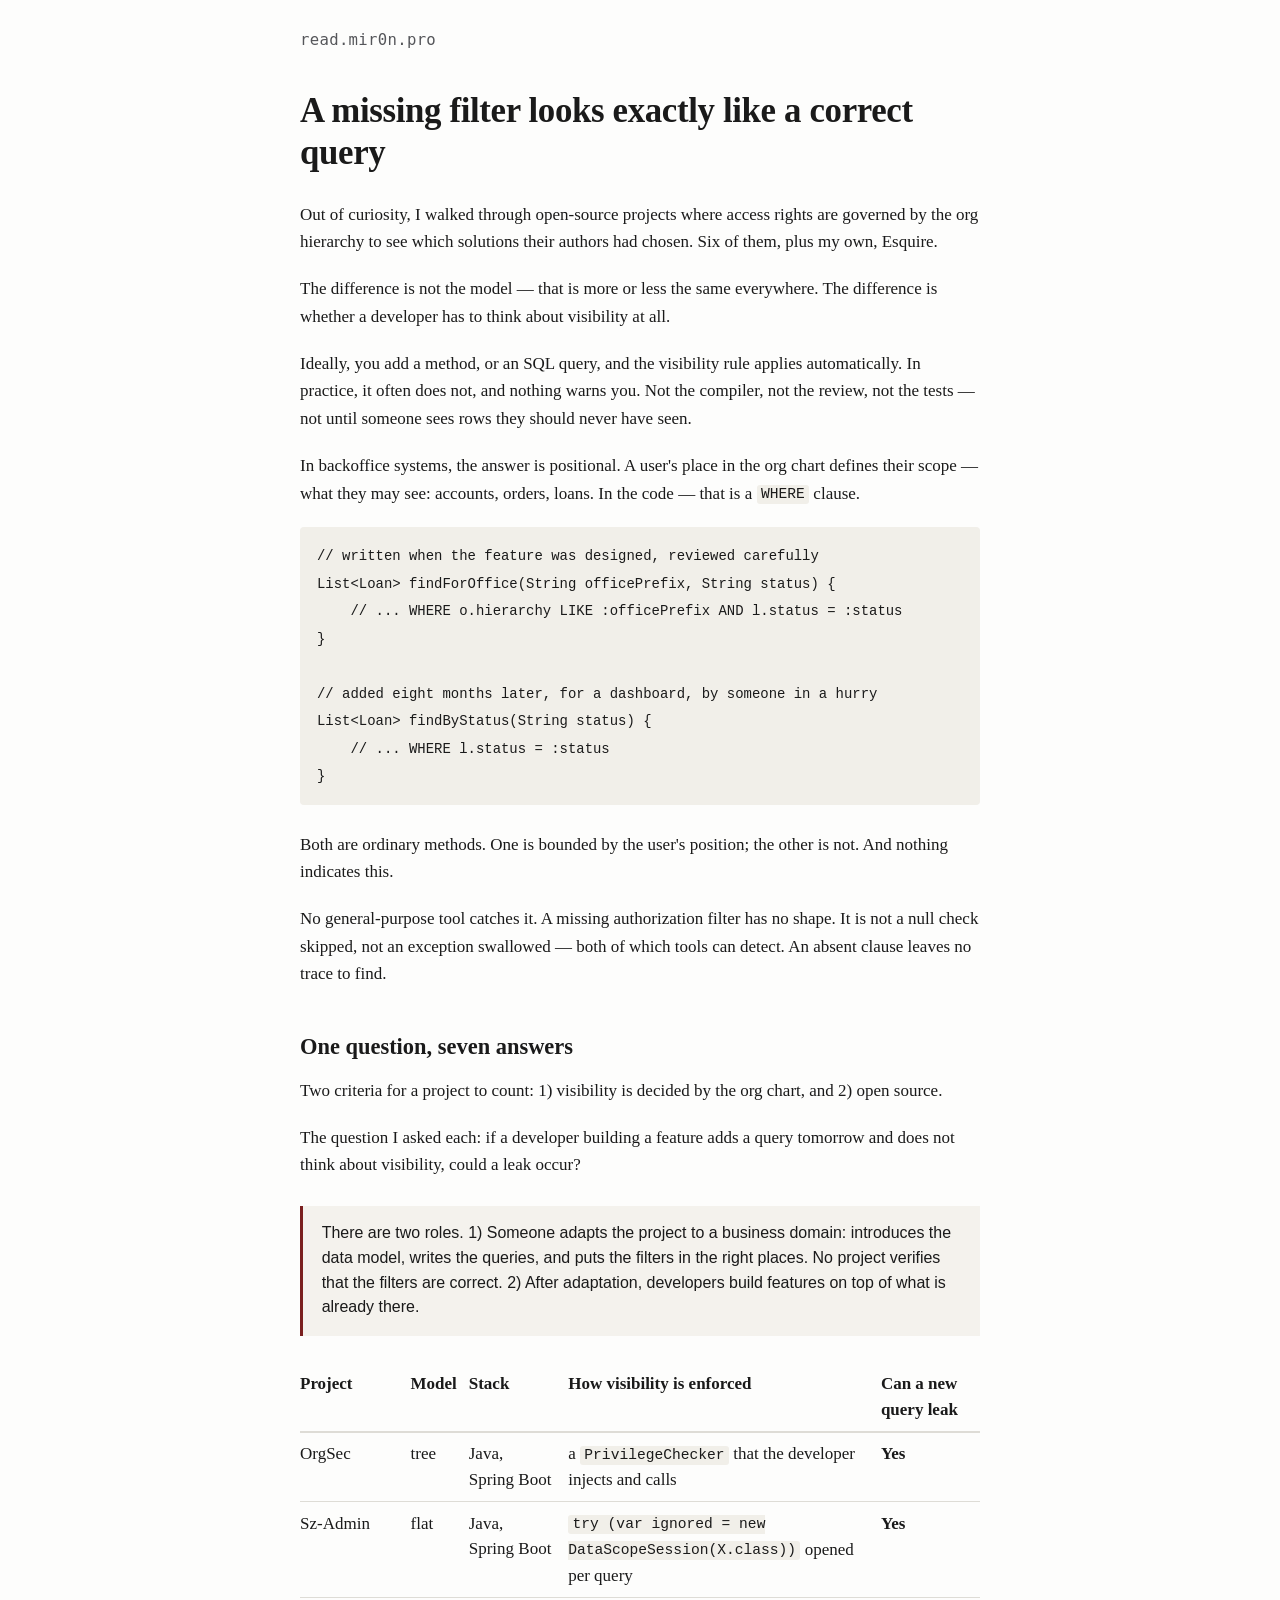
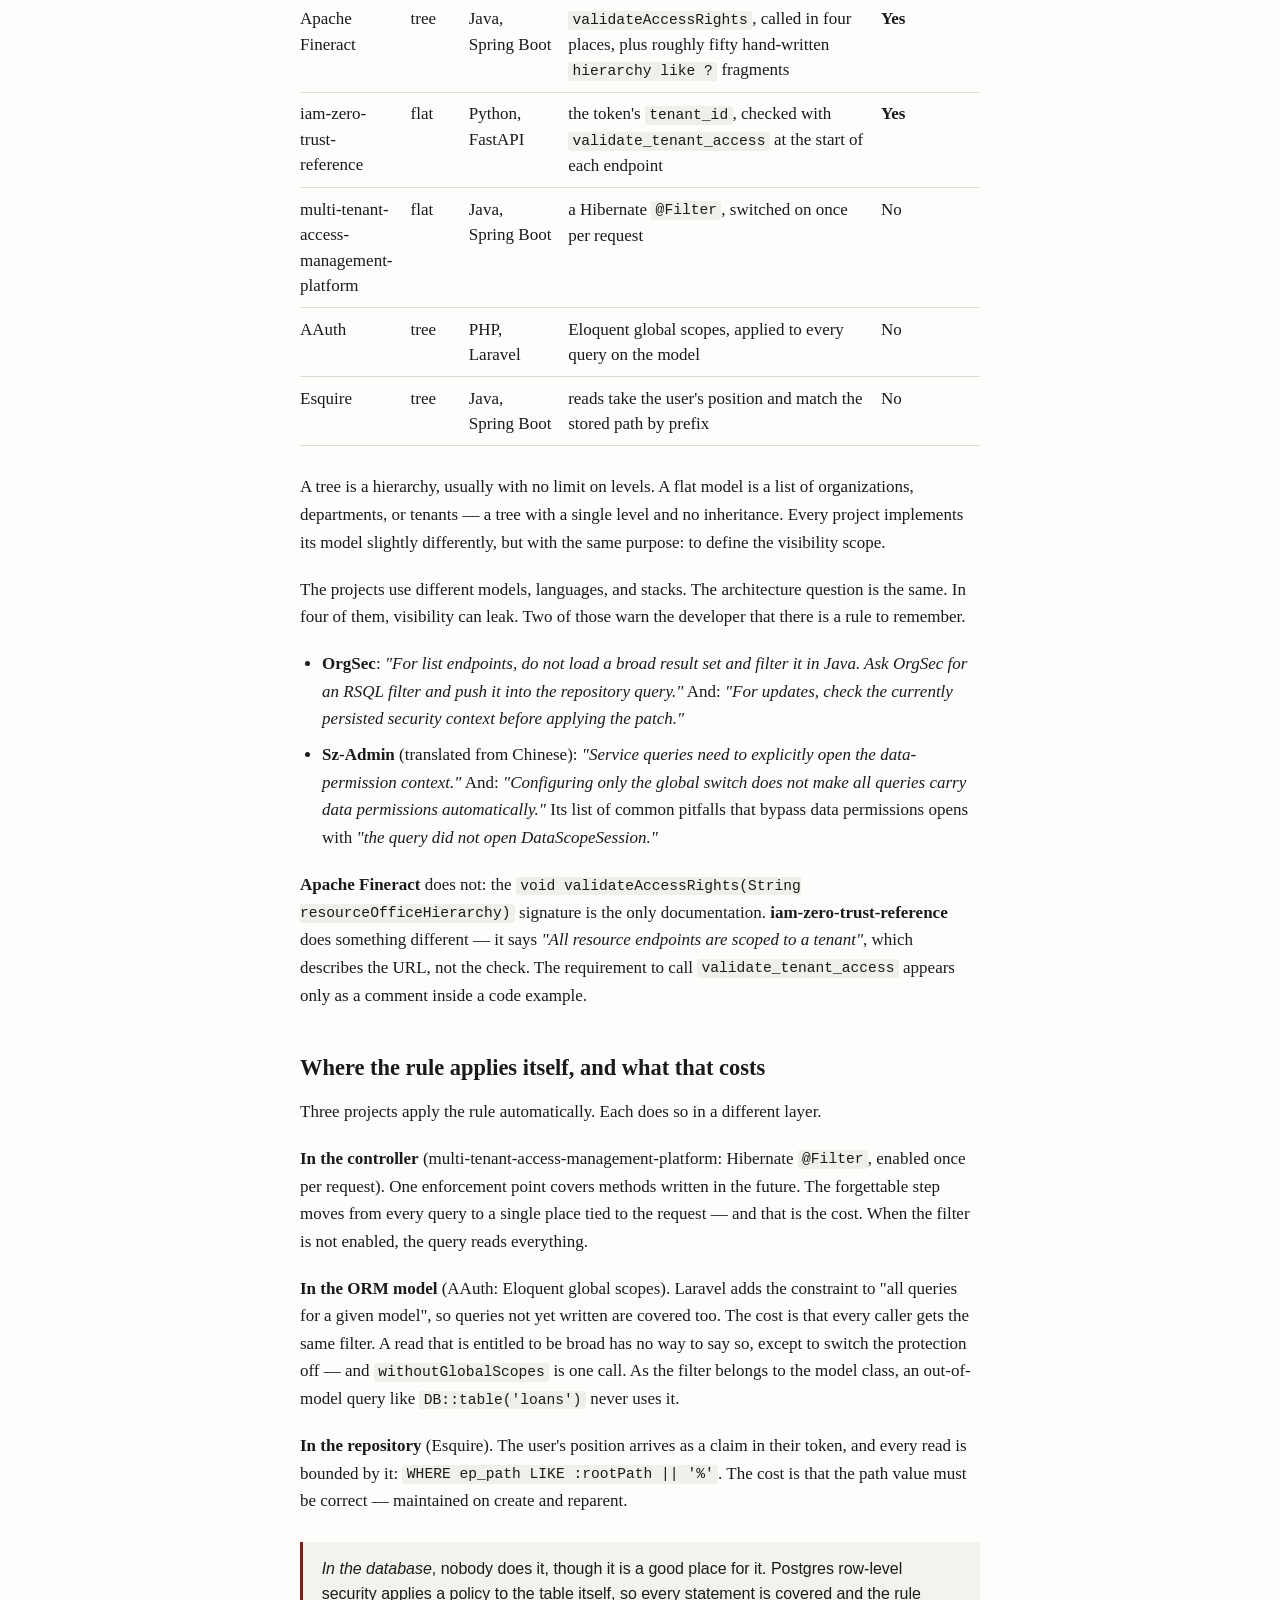
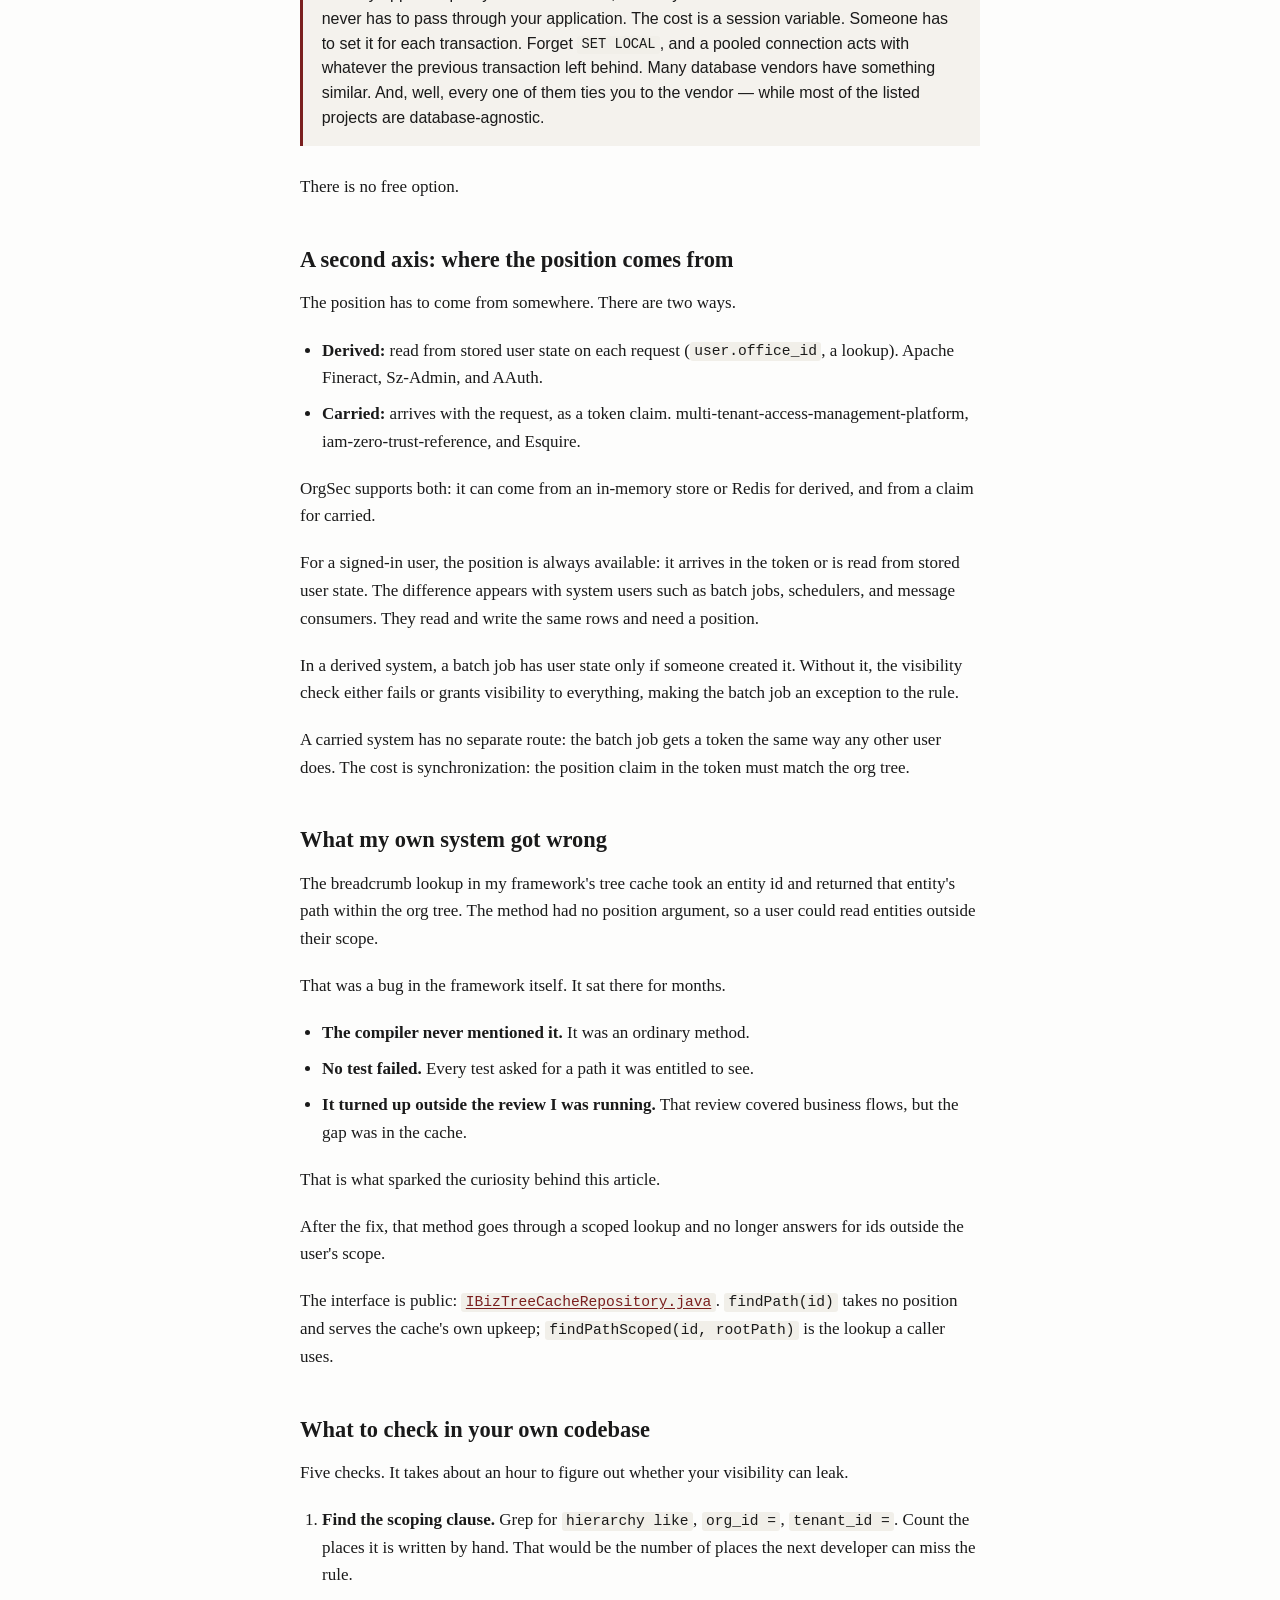
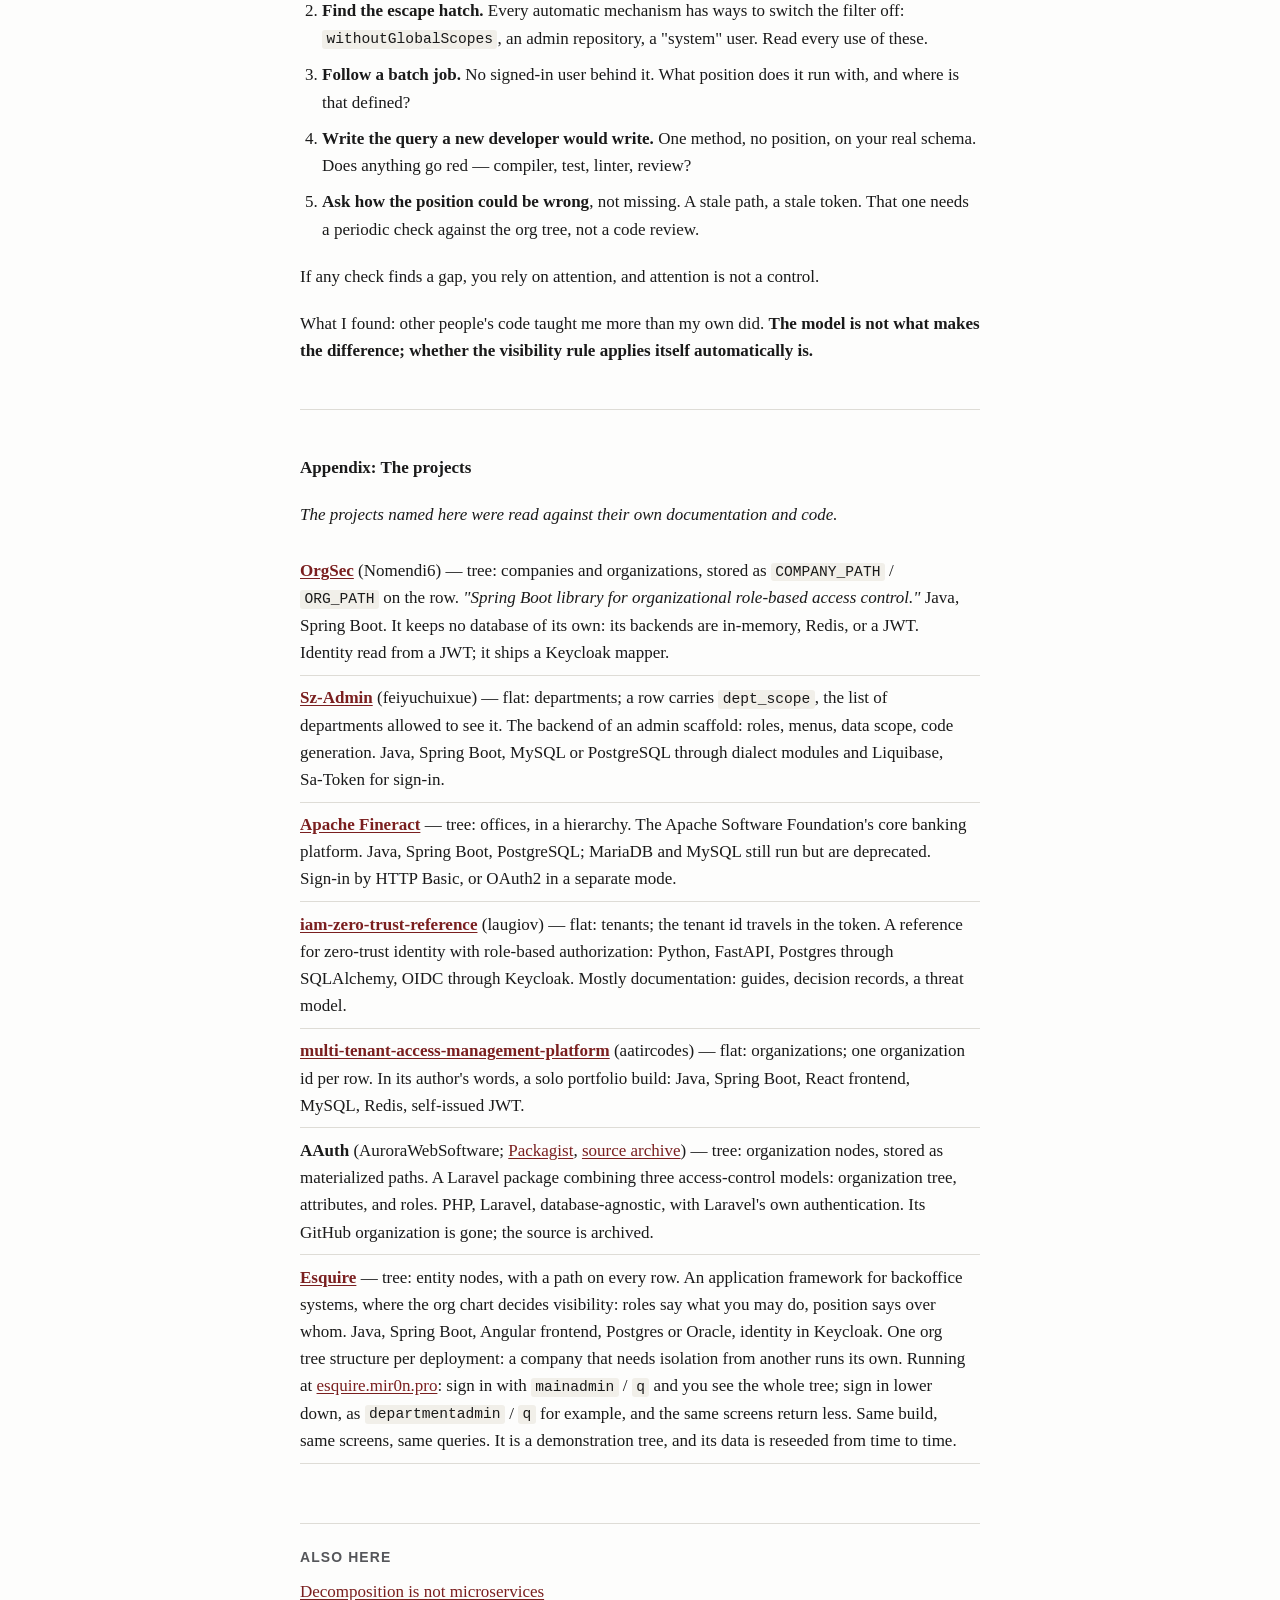
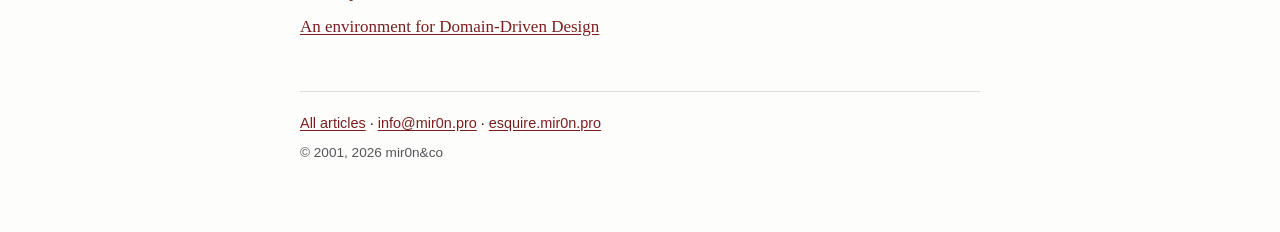
<file: missing-filter/index.html>
<!doctype html>
<html lang="en">
<head>
<meta charset="utf-8">
<meta name="viewport" content="width=device-width, initial-scale=1">
<title>A missing filter looks exactly like a correct query</title>
<meta name="description" content="Seven codebases that scope permissions by hierarchy. In four of them the scope can be forgotten, and a query missing it looks like a correct query. Including the one I found in my own.">
<meta name="author" content="Yuri Miroshnikov">
<link rel="canonical" href="https://read.mir0n.pro/missing-filter/">
<meta property="og:type" content="article">
<meta property="og:title" content="A missing filter looks exactly like a correct query">
<meta property="og:description" content="Seven codebases that scope permissions by hierarchy. In four of them the scope can be forgotten, and a query missing it looks like a correct query. Including the one I found in my own.">
<meta property="og:url" content="https://read.mir0n.pro/missing-filter/">
<link rel="stylesheet" href="../style.css">
</head>
<body>
<header class="site">
<a class="wordmark" href="../">read.mir0n.pro</a>
</header>
<main>
<h1>A missing filter looks exactly like a correct query</h1>

<p>Out of curiosity, I walked through open-source projects where access rights are governed by the org hierarchy to see which solutions their authors had chosen. Six of them, plus my own, Esquire.</p>

<p>The difference is not the model — that is more or less the same everywhere. The difference is whether a developer has to think about visibility at all.</p>

<p>Ideally, you add a method, or an SQL query, and the visibility rule applies automatically. In practice, it often does not, and nothing warns you. Not the compiler, not the review, not the tests — not until someone sees rows they should never have seen.</p>

<p>In backoffice systems, the answer is positional. A user's place in the org chart defines their scope — what they may see: accounts, orders, loans. In the code — that is a <code>WHERE</code> clause.</p>

<pre><code class="lang-java">// written when the feature was designed, reviewed carefully
List&lt;Loan&gt; findForOffice(String officePrefix, String status) {
    // ... WHERE o.hierarchy LIKE :officePrefix AND l.status = :status
}

// added eight months later, for a dashboard, by someone in a hurry
List&lt;Loan&gt; findByStatus(String status) {
    // ... WHERE l.status = :status
}</code></pre>

<p>Both are ordinary methods. One is bounded by the user's position; the other is not. And nothing indicates this.</p>

<p>No general-purpose tool catches it. A missing authorization filter has no shape. It is not a null check skipped, not an exception swallowed — both of which tools can detect. An absent clause leaves no trace to find.</p>

<h2>One question, seven answers</h2>

<p>Two criteria for a project to count: 1)&nbsp;visibility is decided by the org chart, and 2)&nbsp;open source.</p>

<p>The question I asked each: if a developer building a feature adds a query tomorrow and does not think about visibility, could a leak occur?</p>

<blockquote><p>There are two roles. 1)&nbsp;Someone adapts the project to a business domain: introduces the data model, writes the queries, and puts the filters in the right places. No project verifies that the filters are correct. 2)&nbsp;After adaptation, developers build features on top of what is already there.</p></blockquote>

<div class="table-wrap">
<table>
<thead><tr>
<th>Project</th>
<th>Model</th>
<th>Stack</th>
<th>How visibility is&nbsp;enforced</th>
<th>Can&nbsp;a&nbsp;new query&nbsp;leak</th>
</tr></thead>
<tbody>
<tr><td>OrgSec</td><td>tree</td><td>Java, Spring&nbsp;Boot</td><td>a <code>PrivilegeChecker</code> that the developer injects and calls</td><td><strong>Yes</strong></td></tr>
<tr><td>Sz-Admin</td><td>flat</td><td>Java, Spring&nbsp;Boot</td><td><code>try (var ignored = new DataScopeSession(X.class))</code> opened per query</td><td><strong>Yes</strong></td></tr>
<tr><td>Apache Fineract</td><td>tree</td><td>Java, Spring&nbsp;Boot</td><td><code>validateAccessRights</code>, called in four places, plus roughly fifty hand-written <code>hierarchy like ?</code> fragments</td><td><strong>Yes</strong></td></tr>
<tr><td>iam-zero-trust-reference</td><td>flat</td><td>Python, FastAPI</td><td>the token's <code>tenant_id</code>, checked with <code>validate_tenant_access</code> at the start of each endpoint</td><td><strong>Yes</strong></td></tr>
<tr><td>multi-tenant-access-management-platform</td><td>flat</td><td>Java, Spring&nbsp;Boot</td><td>a Hibernate <code>@Filter</code>, switched on once per request</td><td>No</td></tr>
<tr><td>AAuth</td><td>tree</td><td>PHP, Laravel</td><td>Eloquent global scopes, applied to every query on the model</td><td>No</td></tr>
<tr><td>Esquire</td><td>tree</td><td>Java, Spring&nbsp;Boot</td><td>reads take the user's position and match the stored path by prefix</td><td>No</td></tr>
</tbody></table></div>

<p>A tree is a hierarchy, usually with no limit on levels. A flat model is a list of organizations, departments, or tenants — a tree with a single level and no inheritance. Every project implements its model slightly differently, but with the same purpose: to define the visibility scope.</p>

<p>The projects use different models, languages, and stacks. The architecture question is the same. In four of them, visibility can leak. Two of those warn the developer that there is a rule to remember.</p>

<ul>
<li><strong>OrgSec</strong>: <em>"For list endpoints, do not load a broad result set and filter it in Java. Ask OrgSec for an RSQL filter and push it into the repository query."</em> And: <em>"For updates, check the currently persisted security context before applying the patch."</em></li>
<li><strong>Sz-Admin</strong> (translated from Chinese): <em>"Service queries need to explicitly open the data-permission context."</em> And: <em>"Configuring only the global switch does not make all queries carry data permissions automatically."</em> Its list of common pitfalls that bypass data permissions opens with <em>"the query did not open DataScopeSession."</em></li>
</ul>

<p><strong>Apache Fineract</strong> does not: the <code>void validateAccessRights(String resourceOfficeHierarchy)</code> signature is the only documentation. <strong>iam-zero-trust-reference</strong> does something different — it says <em>"All resource endpoints are scoped to a tenant"</em>, which describes the URL, not the check. The requirement to call <code>validate_tenant_access</code> appears only as a comment inside a code example.</p>

<h2>Where the rule applies itself, and what that costs</h2>

<p>Three projects apply the rule automatically. Each does so in a different layer.</p>

<p><strong>In the controller</strong> (multi-tenant-access-management-platform: Hibernate <code>@Filter</code>, enabled once per request). One enforcement point covers methods written in the future. The forgettable step moves from every query to a single place tied to the request — and that is the cost. When the filter is not enabled, the query reads everything.</p>

<p><strong>In the ORM model</strong> (AAuth: Eloquent global scopes). Laravel adds the constraint to "all queries for a given model", so queries not yet written are covered too. The cost is that every caller gets the same filter. A read that is entitled to be broad has no way to say so, except to switch the protection off — and <code>withoutGlobalScopes</code> is one call. As the filter belongs to the model class, an out-of-model query like <code>DB::table('loans')</code> never uses it.</p>

<p><strong>In the repository</strong> (Esquire). The user's position arrives as a claim in their token, and every read is bounded by it: <code>WHERE ep_path LIKE :rootPath || '%'</code>. The cost is that the path value must be correct — maintained on create and reparent.</p>

<blockquote><p><em>In the database</em>, nobody does it, though it is a good place for it. Postgres row-level security applies a policy to the table itself, so every statement is covered and the rule never has to pass through your application. The cost is a session variable. Someone has to set it for each transaction. Forget <code>SET LOCAL</code>, and a pooled connection acts with whatever the previous transaction left behind. Many database vendors have something similar. And, well, every one of them ties you to the vendor — while most of the listed projects are database-agnostic.</p></blockquote>

<p>There is no free option.</p>

<h2>A second axis: where the position comes from</h2>

<p>The position has to come from somewhere. There are two ways.</p>

<ul>
<li><strong>Derived:</strong> read from stored user state on each request (<code>user.office_id</code>, a lookup). Apache Fineract, Sz-Admin, and AAuth.</li>
<li><strong>Carried:</strong> arrives with the request, as a token claim. multi-tenant-access-management-platform, iam-zero-trust-reference, and Esquire.</li>
</ul>

<p>OrgSec supports both: it can come from an in-memory store or Redis for derived, and from a claim for carried.</p>

<p>For a signed-in user, the position is always available: it arrives in the token or is read from stored user state. The difference appears with system users such as batch jobs, schedulers, and message consumers. They read and write the same rows and need a position.</p>

<p>In a derived system, a batch job has user state only if someone created it. Without it, the visibility check either fails or grants visibility to everything, making the batch job an exception to the rule.</p>

<p>A carried system has no separate route: the batch job gets a token the same way any other user does. The cost is synchronization: the position claim in the token must match the org tree.</p>

<h2>What my own system got wrong</h2>

<p>The breadcrumb lookup in my framework's tree cache took an entity id and returned that entity's path within the org tree. The method had no position argument, so a user could read entities outside their scope.</p>

<p>That was a bug in the framework itself. It sat there for months.</p>

<ul>
<li><strong>The compiler never mentioned it.</strong> It was an ordinary method.</li>
<li><strong>No test failed.</strong> Every test asked for a path it was entitled to see.</li>
<li><strong>It turned up outside the review I was running.</strong> That review covered business flows, but the gap was in the cache.</li>
</ul>

<p>That is what sparked the curiosity behind this article.</p>

<p>After the fix, that method goes through a scoped lookup and no longer answers for ids outside the user's scope.</p>

<p>The interface is public: <a href="https://github.com/mir0n-pro/esquire.services/blob/v1.2.15/bizTree/src/main/java/pro/mir0n/esquire/bizTree/cache/IBizTreeCacheRepository.java"><code>IBizTreeCacheRepository.java</code></a>. <code>findPath(id)</code> takes no position and serves the cache's own upkeep; <code>findPathScoped(id, rootPath)</code> is the lookup a caller uses.</p>

<h2>What to check in your own codebase</h2>

<p>Five checks. It takes about an hour to figure out whether your visibility can leak.</p>

<ol>
<li><strong>Find the scoping clause.</strong> Grep for <code>hierarchy like</code>, <code>org_id =</code>, <code>tenant_id =</code>. Count the places it is written by hand. That would be the number of places the next developer can miss the rule.</li>
<li><strong>Find the escape hatch.</strong> Every automatic mechanism has ways to switch the filter off: <code>withoutGlobalScopes</code>, an admin repository, a "system" user. Read every use of these.</li>
<li><strong>Follow a batch job.</strong> No signed-in user behind it. What position does it run with, and where is that defined?</li>
<li><strong>Write the query a new developer would write.</strong> One method, no position, on your real schema. Does anything go red — compiler, test, linter, review?</li>
<li><strong>Ask how the position could be wrong</strong>, not missing. A stale path, a stale token. That one needs a periodic check against the org tree, not a code review.</li>
</ol>

<p>If any check finds a gap, you rely on attention, and attention is not a control.</p>

<p>What I found: other people's code taught me more than my own did. <strong>The model is not what makes the difference; whether the visibility rule applies itself automatically is.</strong></p>

<hr>

<p><strong>Appendix: The projects</strong></p>

<p><em>The projects named here were read against their own documentation and code.</em></p>

<div class="table-wrap">
<table class="prose">
<tbody>
<tr><td><strong><a href="https://github.com/Nomendi6/orgsec">OrgSec</a></strong> (Nomendi6) — tree: companies and organizations, stored as <code>COMPANY_PATH</code> / <code>ORG_PATH</code> on the row. <em>"Spring Boot library for organizational role-based access control."</em> Java, Spring&nbsp;Boot. It keeps no database of its own: its backends are in-memory, Redis, or a JWT. Identity read from a JWT; it ships a Keycloak mapper.</td></tr>
<tr><td><strong><a href="https://github.com/feiyuchuixue/sz-boot-parent">Sz-Admin</a></strong> (feiyuchuixue) — flat: departments; a row carries <code>dept_scope</code>, the list of departments allowed to see it. The backend of an admin scaffold: roles, menus, data scope, code generation. Java, Spring&nbsp;Boot, MySQL or PostgreSQL through dialect modules and Liquibase, Sa-Token for sign-in.</td></tr>
<tr><td><strong><a href="https://github.com/apache/fineract">Apache Fineract</a></strong> — tree: offices, in a hierarchy. The Apache Software Foundation's core banking platform. Java, Spring&nbsp;Boot, PostgreSQL; MariaDB and MySQL still run but are deprecated. Sign-in by HTTP Basic, or OAuth2 in a separate mode.</td></tr>
<tr><td><strong><a href="https://github.com/laugiov/iam-zero-trust-reference">iam-zero-trust-reference</a></strong> (laugiov) — flat: tenants; the tenant id travels in the token. A reference for zero-trust identity with role-based authorization: Python, FastAPI, Postgres through SQLAlchemy, OIDC through Keycloak. Mostly documentation: guides, decision records, a threat model.</td></tr>
<tr><td><strong><a href="https://github.com/aatircodes/multi-tenant-access-management-platform">multi-tenant-access-management-platform</a></strong> (aatircodes) — flat: organizations; one organization id per row. In its author's words, a solo portfolio build: Java, Spring&nbsp;Boot, React frontend, MySQL, Redis, self-issued JWT.</td></tr>
<tr><td><strong>AAuth</strong> (AuroraWebSoftware; <a href="https://packagist.org/packages/aurorawebsoftware/aauth">Packagist</a>, <a href="https://archive.softwareheritage.org/browse/origin/directory/?origin_url=https://github.com/AuroraWebSoftware/AAuth">source archive</a>) — tree: organization nodes, stored as materialized paths. A Laravel package combining three access-control models: organization tree, attributes, and roles. PHP, Laravel, database-agnostic, with Laravel's own authentication. Its GitHub organization is gone; the source is archived.</td></tr>
<tr><td><strong><a href="https://github.com/mir0n-pro/esquire.services#readme">Esquire</a></strong> — tree: entity nodes, with a path on every row. An application framework for backoffice systems, where the org chart decides visibility: roles say what you may do, position says over whom. Java, Spring&nbsp;Boot, Angular frontend, Postgres or Oracle, identity in Keycloak. One org tree structure per deployment: a company that needs isolation from another runs its own. Running at <a href="https://esquire.mir0n.pro">esquire.mir0n.pro</a>: sign in with <code>mainadmin</code> / <code>q</code> and you see the whole tree; sign in lower down, as <code>departmentadmin</code> / <code>q</code> for example, and the same screens return less. Same build, same screens, same queries. It is a demonstration tree, and its data is reseeded from time to time.</td></tr>
</tbody></table></div>
</main>
<aside class="also">
<h2>Also here</h2>
<ul>
<li><a href="../decomposition/">Decomposition is not microservices</a></li>
<li><a href="../ddd-environment/">An environment for Domain-Driven Design</a></li>
</ul>
</aside>
<footer>
<p><a href="../">All articles</a> &middot; <a href="mailto:info@mir0n.pro">info@mir0n.pro</a> &middot; <a href="https://esquire.mir0n.pro">esquire.mir0n.pro</a></p>
<p class="colophon">&copy; 2001, 2026 mir0n&amp;co</p>
</footer>
</body>
</html>
</file>
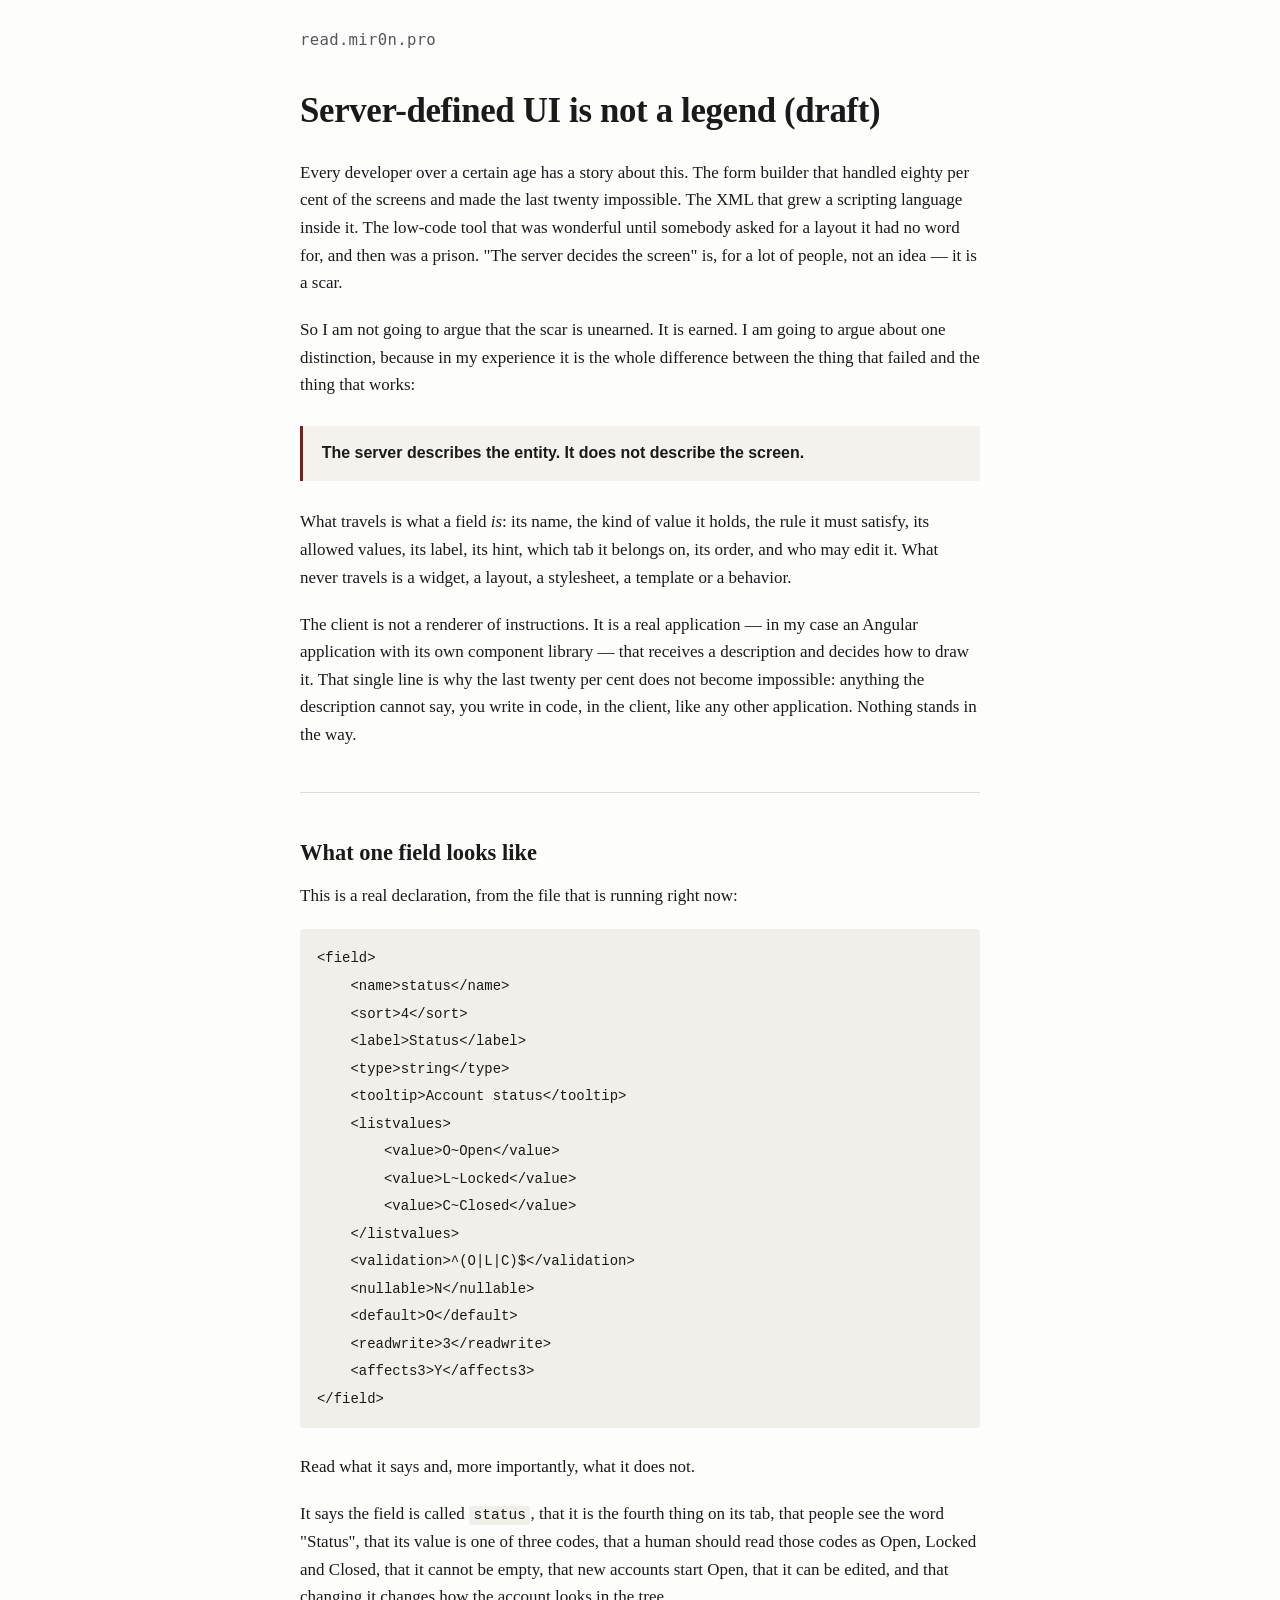
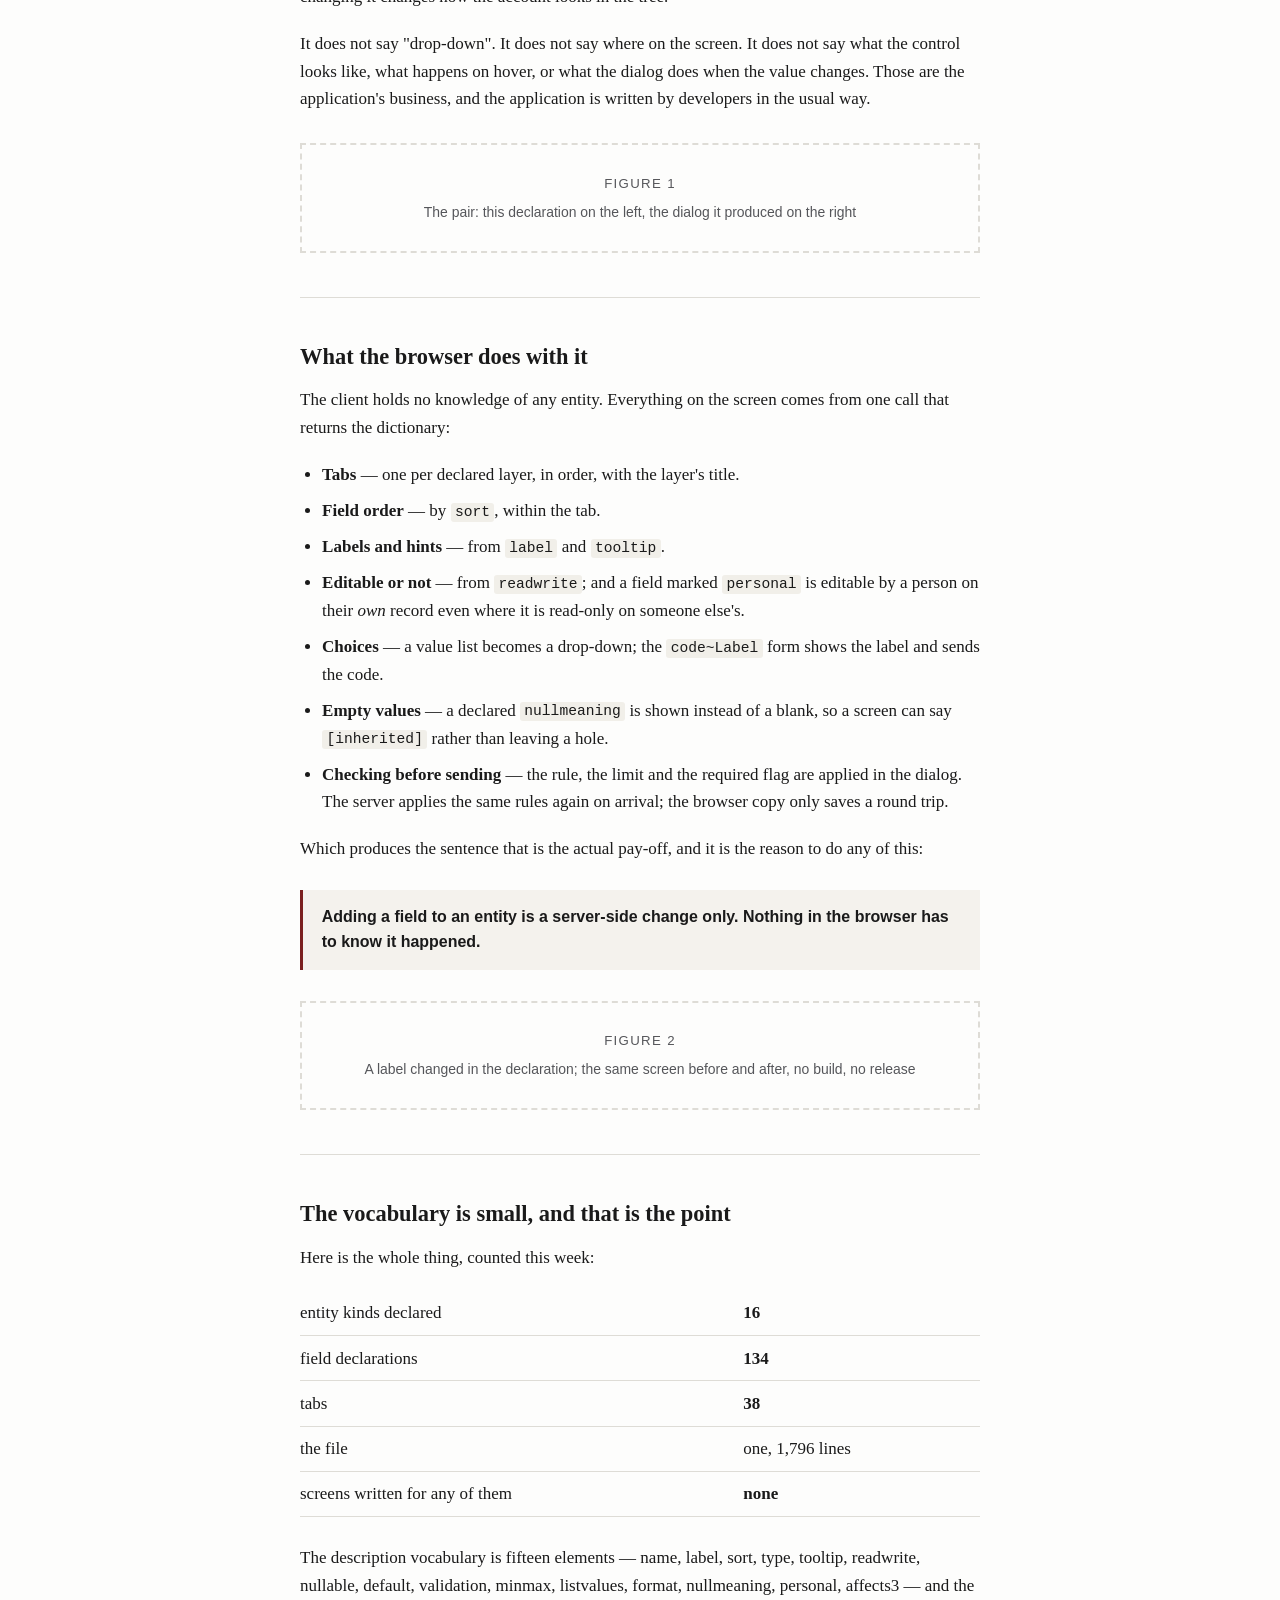
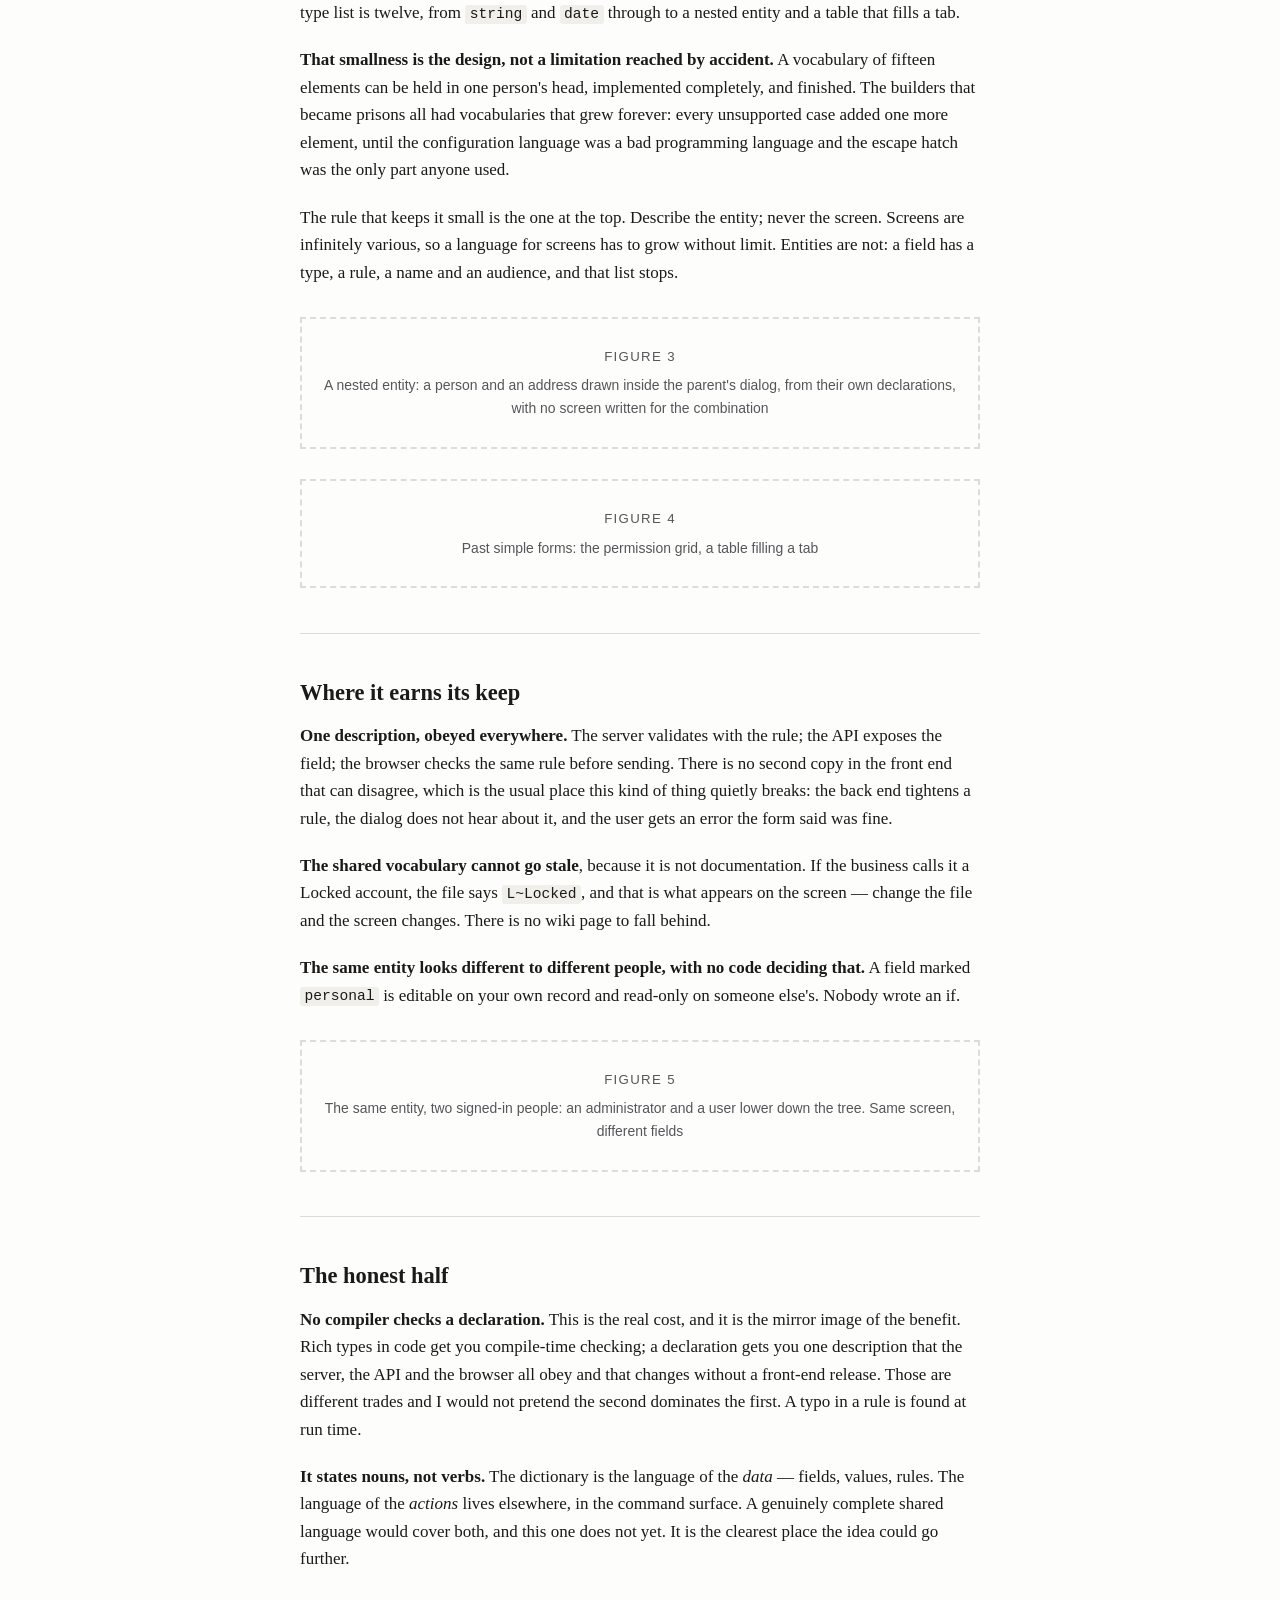
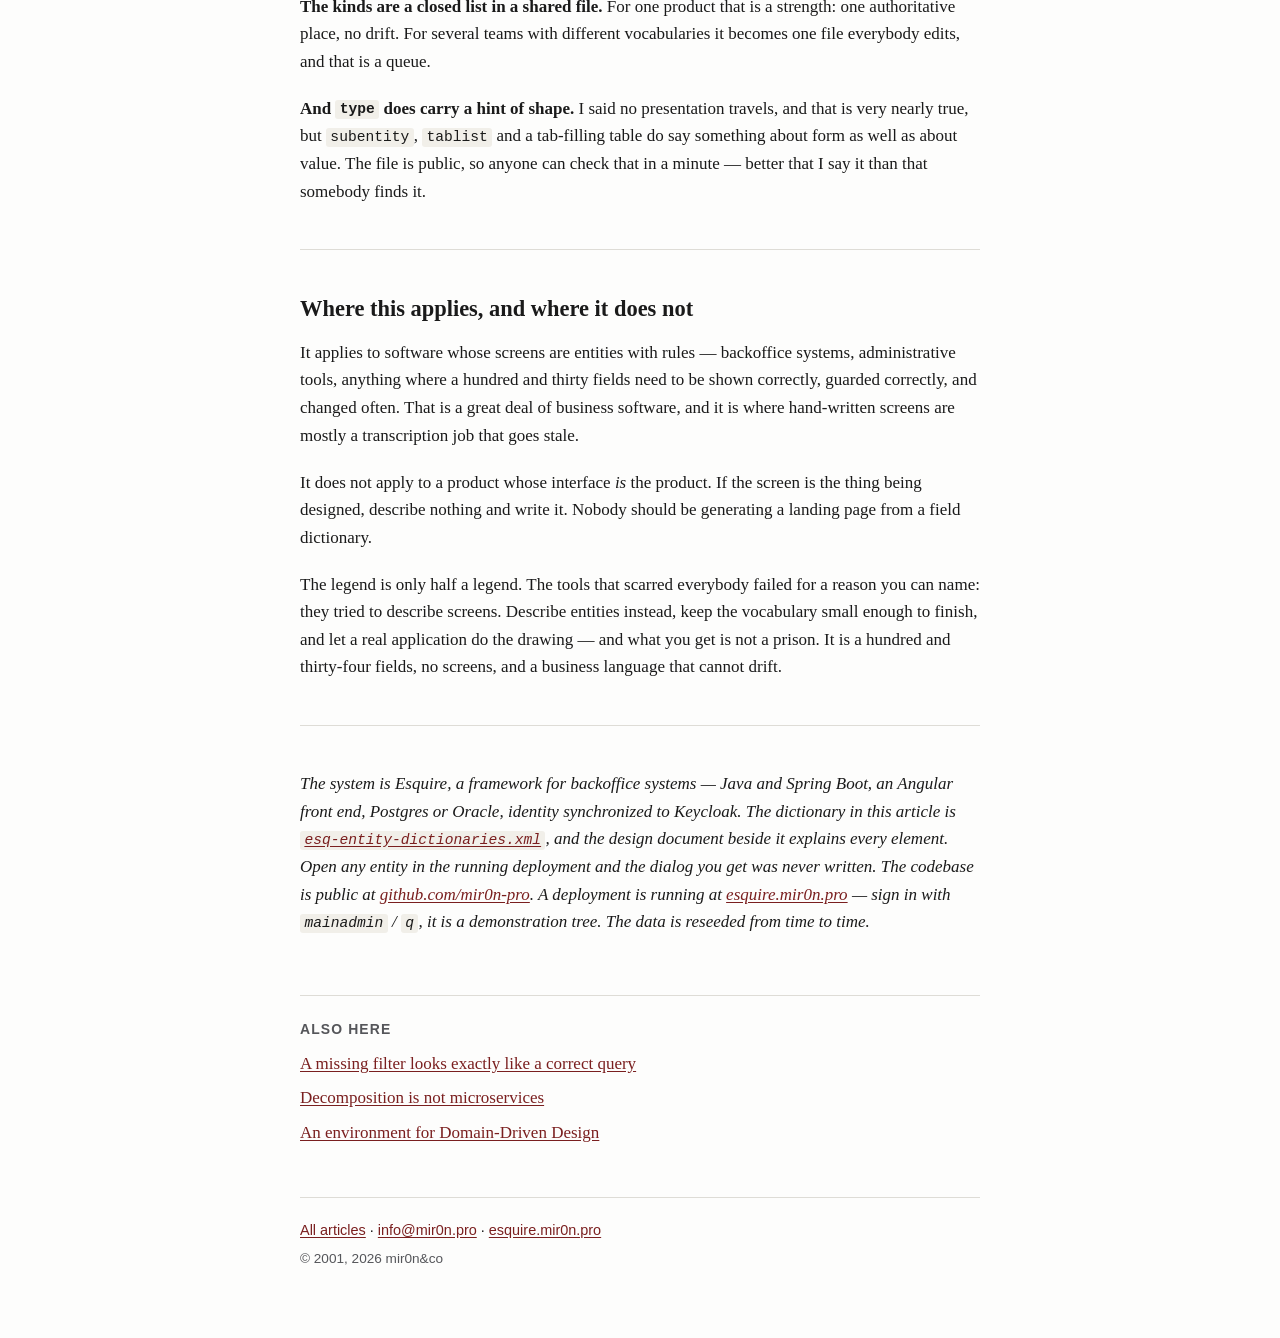
<file: server-defined-ui/index.html>
<!doctype html>
<html lang="en">
<head>
<meta charset="utf-8">
<meta name="viewport" content="width=device-width, initial-scale=1">
<title>Server-defined UI is not a legend (draft)</title>
<meta name="description" content="The form builders that scarred everyone were describing screens. Describe the entity instead, keep the vocabulary small enough to finish, and let a real application do the drawing.">
<meta name="author" content="Yuri Miroshnikov">
<link rel="canonical" href="https://read.mir0n.pro/server-defined-ui/">
<meta property="og:type" content="article">
<meta property="og:title" content="Server-defined UI is not a legend (draft)">
<meta property="og:description" content="The form builders that scarred everyone were describing screens. Describe the entity instead, keep the vocabulary small enough to finish, and let a real application do the drawing.">
<meta property="og:url" content="https://read.mir0n.pro/server-defined-ui/">
<link rel="stylesheet" href="../style.css">
</head>
<body>
<header class="site">
<a class="wordmark" href="../">read.mir0n.pro</a>
</header>
<main>
<h1>Server-defined UI is not a legend (draft)</h1>

<p>Every developer over a certain age has a story about this. The form builder that handled eighty per cent of the screens and made the last twenty impossible. The XML that grew a scripting language inside it. The low-code tool that was wonderful until somebody asked for a layout it had no word for, and then was a prison. "The server decides the screen" is, for a lot of people, not an idea &mdash; it is a scar.</p>

<p>So I am not going to argue that the scar is unearned. It is earned. I am going to argue about one distinction, because in my experience it is the whole difference between the thing that failed and the thing that works:</p>

<blockquote><p><strong>The server describes the entity. It does not describe the screen.</strong></p></blockquote>

<p>What travels is what a field <em>is</em>: its name, the kind of value it holds, the rule it must satisfy, its allowed values, its label, its hint, which tab it belongs on, its order, and who may edit it. What never travels is a widget, a layout, a stylesheet, a template or a behavior.</p>

<p>The client is not a renderer of instructions. It is a real application &mdash; in my case an Angular application with its own component library &mdash; that receives a description and decides how to draw it. That single line is why the last twenty per cent does not become impossible: anything the description cannot say, you write in code, in the client, like any other application. Nothing stands in the way.</p>

<hr>

<h2>What one field looks like</h2>

<p>This is a real declaration, from the file that is running right now:</p>

<pre><code class="lang-xml">&lt;field&gt;
    &lt;name&gt;status&lt;/name&gt;
    &lt;sort&gt;4&lt;/sort&gt;
    &lt;label&gt;Status&lt;/label&gt;
    &lt;type&gt;string&lt;/type&gt;
    &lt;tooltip&gt;Account status&lt;/tooltip&gt;
    &lt;listvalues&gt;
        &lt;value&gt;O~Open&lt;/value&gt;
        &lt;value&gt;L~Locked&lt;/value&gt;
        &lt;value&gt;C~Closed&lt;/value&gt;
    &lt;/listvalues&gt;
    &lt;validation&gt;^(O|L|C)$&lt;/validation&gt;
    &lt;nullable&gt;N&lt;/nullable&gt;
    &lt;default&gt;O&lt;/default&gt;
    &lt;readwrite&gt;3&lt;/readwrite&gt;
    &lt;affects3&gt;Y&lt;/affects3&gt;
&lt;/field&gt;</code></pre>

<p>Read what it says and, more importantly, what it does not.</p>

<p>It says the field is called <code>status</code>, that it is the fourth thing on its tab, that people see the word "Status", that its value is one of three codes, that a human should read those codes as Open, Locked and Closed, that it cannot be empty, that new accounts start Open, that it can be edited, and that changing it changes how the account looks in the tree.</p>

<p>It does not say "drop-down". It does not say where on the screen. It does not say what the control looks like, what happens on hover, or what the dialog does when the value changes. Those are the application's business, and the application is written by developers in the usual way.</p>

<figure class="pending">
<p class="mark">Figure 1</p>
<figcaption>The pair: this declaration on the left, the dialog it produced on the right</figcaption>
</figure>

<hr>

<h2>What the browser does with it</h2>

<p>The client holds no knowledge of any entity. Everything on the screen comes from one call that returns the dictionary:</p>

<ul>
<li><strong>Tabs</strong> &mdash; one per declared layer, in order, with the layer's title.</li>
<li><strong>Field order</strong> &mdash; by <code>sort</code>, within the tab.</li>
<li><strong>Labels and hints</strong> &mdash; from <code>label</code> and <code>tooltip</code>.</li>
<li><strong>Editable or not</strong> &mdash; from <code>readwrite</code>; and a field marked <code>personal</code> is editable by a person on their <em>own</em> record even where it is read-only on someone else's.</li>
<li><strong>Choices</strong> &mdash; a value list becomes a drop-down; the <code>code~Label</code> form shows the label and sends the code.</li>
<li><strong>Empty values</strong> &mdash; a declared <code>nullmeaning</code> is shown instead of a blank, so a screen can say <code>[inherited]</code> rather than leaving a hole.</li>
<li><strong>Checking before sending</strong> &mdash; the rule, the limit and the required flag are applied in the dialog. The server applies the same rules again on arrival; the browser copy only saves a round trip.</li>
</ul>

<p>Which produces the sentence that is the actual pay-off, and it is the reason to do any of this:</p>

<blockquote><p><strong>Adding a field to an entity is a server-side change only. Nothing in the browser has to know it happened.</strong></p></blockquote>

<figure class="pending">
<p class="mark">Figure 2</p>
<figcaption>A label changed in the declaration; the same screen before and after, no build, no release</figcaption>
</figure>

<hr>

<h2>The vocabulary is small, and that is the point</h2>

<p>Here is the whole thing, counted this week:</p>

<div class="table-wrap">
<table class="prose">
<tbody>
<tr><td>entity kinds declared</td><td><strong>16</strong></td></tr>
<tr><td>field declarations</td><td><strong>134</strong></td></tr>
<tr><td>tabs</td><td><strong>38</strong></td></tr>
<tr><td>the file</td><td>one, 1,796 lines</td></tr>
<tr><td>screens written for any of them</td><td><strong>none</strong></td></tr>
</tbody></table></div>

<p>The description vocabulary is fifteen elements &mdash; name, label, sort, type, tooltip, readwrite, nullable, default, validation, minmax, listvalues, format, nullmeaning, personal, affects3 &mdash; and the type list is twelve, from <code>string</code> and <code>date</code> through to a nested entity and a table that fills a tab.</p>

<p><strong>That smallness is the design, not a limitation reached by accident.</strong> A vocabulary of fifteen elements can be held in one person's head, implemented completely, and finished. The builders that became prisons all had vocabularies that grew forever: every unsupported case added one more element, until the configuration language was a bad programming language and the escape hatch was the only part anyone used.</p>

<p>The rule that keeps it small is the one at the top. Describe the entity; never the screen. Screens are infinitely various, so a language for screens has to grow without limit. Entities are not: a field has a type, a rule, a name and an audience, and that list stops.</p>

<figure class="pending">
<p class="mark">Figure 3</p>
<figcaption>A nested entity: a person and an address drawn inside the parent's dialog, from their own declarations, with no screen written for the combination</figcaption>
</figure>

<figure class="pending">
<p class="mark">Figure 4</p>
<figcaption>Past simple forms: the permission grid, a table filling a tab</figcaption>
</figure>

<hr>

<h2>Where it earns its keep</h2>

<p><strong>One description, obeyed everywhere.</strong> The server validates with the rule; the API exposes the field; the browser checks the same rule before sending. There is no second copy in the front end that can disagree, which is the usual place this kind of thing quietly breaks: the back end tightens a rule, the dialog does not hear about it, and the user gets an error the form said was fine.</p>

<p><strong>The shared vocabulary cannot go stale</strong>, because it is not documentation. If the business calls it a Locked account, the file says <code>L~Locked</code>, and that is what appears on the screen &mdash; change the file and the screen changes. There is no wiki page to fall behind.</p>

<p><strong>The same entity looks different to different people, with no code deciding that.</strong> A field marked <code>personal</code> is editable on your own record and read-only on someone else's. Nobody wrote an if.</p>

<figure class="pending">
<p class="mark">Figure 5</p>
<figcaption>The same entity, two signed-in people: an administrator and a user lower down the tree. Same screen, different fields</figcaption>
</figure>

<hr>

<h2>The honest half</h2>

<p><strong>No compiler checks a declaration.</strong> This is the real cost, and it is the mirror image of the benefit. Rich types in code get you compile-time checking; a declaration gets you one description that the server, the API and the browser all obey and that changes without a front-end release. Those are different trades and I would not pretend the second dominates the first. A typo in a rule is found at run time.</p>

<p><strong>It states nouns, not verbs.</strong> The dictionary is the language of the <em>data</em> &mdash; fields, values, rules. The language of the <em>actions</em> lives elsewhere, in the command surface. A genuinely complete shared language would cover both, and this one does not yet. It is the clearest place the idea could go further.</p>

<p><strong>The kinds are a closed list in a shared file.</strong> For one product that is a strength: one authoritative place, no drift. For several teams with different vocabularies it becomes one file everybody edits, and that is a queue.</p>

<p><strong>And <code>type</code> does carry a hint of shape.</strong> I said no presentation travels, and that is very nearly true, but <code>subentity</code>, <code>tablist</code> and a tab-filling table do say something about form as well as about value. The file is public, so anyone can check that in a minute &mdash; better that I say it than that somebody finds it.</p>

<hr>

<h2>Where this applies, and where it does not</h2>

<p>It applies to software whose screens are entities with rules &mdash; backoffice systems, administrative tools, anything where a hundred and thirty fields need to be shown correctly, guarded correctly, and changed often. That is a great deal of business software, and it is where hand-written screens are mostly a transcription job that goes stale.</p>

<p>It does not apply to a product whose interface <em>is</em> the product. If the screen is the thing being designed, describe nothing and write it. Nobody should be generating a landing page from a field dictionary.</p>

<p>The legend is only half a legend. The tools that scarred everybody failed for a reason you can name: they tried to describe screens. Describe entities instead, keep the vocabulary small enough to finish, and let a real application do the drawing &mdash; and what you get is not a prison. It is a hundred and thirty-four fields, no screens, and a business language that cannot drift.</p>

<hr>

<p><em>The system is Esquire, a framework for backoffice systems &mdash; Java and Spring Boot, an Angular front end, Postgres or Oracle, identity synchronized to Keycloak. The dictionary in this article is <a href="https://github.com/mir0n-pro/esquire.services/blob/develop/common/src/main/resources/esq-entity-dictionaries.xml"><code>esq-entity-dictionaries.xml</code></a>, and the design document beside it explains every element. Open any entity in the running deployment and the dialog you get was never written. The codebase is public at <a href="https://github.com/mir0n-pro/esquire.services#readme">github.com/mir0n-pro</a>. A deployment is running at <a href="https://esquire.mir0n.pro">esquire.mir0n.pro</a> &mdash; sign in with <code>mainadmin</code> / <code>q</code>, it is a demonstration tree. The data is reseeded from time to time.</em></p>
</main>
<aside class="also">
<h2>Also here</h2>
<ul>
<li><a href="../missing-filter/">A missing filter looks exactly like a correct query</a></li>
<li><a href="../decomposition/">Decomposition is not microservices</a></li>
<li><a href="../ddd-environment/">An environment for Domain-Driven Design</a></li>
</ul>
</aside>
<footer>
<p><a href="../">All articles</a> &middot; <a href="mailto:info@mir0n.pro">info@mir0n.pro</a> &middot; <a href="https://esquire.mir0n.pro">esquire.mir0n.pro</a></p>
<p class="colophon">&copy; 2001, 2026 mir0n&amp;co</p>
</footer>
</body>
</html>
</file>
<file: style.css>
/* mir0n.pro -- one stylesheet, no fonts, no scripts.
   Readable with JavaScript off, on a phone, and in either colour scheme. */

:root {
    --ink: #1a1a1a;
    --ink-soft: #55565a;
    --paper: #fdfdfc;
    --rule: #dedcd6;
    --accent: #7a1f1f;
    --quote: #f4f2ed;
    --code: #f1efe9;
}

@media (prefers-color-scheme: dark) {
    :root {
        --ink: #e6e4df;
        --ink-soft: #a6a49e;
        --paper: #16161a;
        --rule: #33333a;
        --accent: #e0a0a0;
        --quote: #1e1e24;
        --code: #1f1f26;
    }
}

* { box-sizing: border-box; }

html {
    font-size: 17px;
    -webkit-text-size-adjust: 100%;
}

body {
    margin: 0;
    padding: 0 1.2rem 4rem;
    background: var(--paper);
    color: var(--ink);
    font-family: Georgia, "Iowan Old Style", "Times New Roman", serif;
    line-height: 1.62;
}

header.site {
    max-width: 40rem;
    margin: 0 auto;
    padding: 1.6rem 0 0;
    font-family: -apple-system, BlinkMacSystemFont, "Segoe UI", Roboto, Helvetica, Arial, sans-serif;
    font-size: 0.82rem;
    letter-spacing: 0.08em;
    text-transform: uppercase;
}

header.site a { color: var(--ink-soft); text-decoration: none; }
header.site a:hover { color: var(--accent); }

/* The wordmark, and only the wordmark. A monospace face so the 0 in MIR0N reads as a zero and not
   as a letter O -- most monospace fonts slash or dot it, and "zero" asks for the slashed form where
   the face has it. The body text is unaffected. */
.wordmark {
    font-family: ui-monospace, "Cascadia Mono", "SF Mono", Consolas, "DejaVu Sans Mono", Menlo,
                 "Liberation Mono", monospace;
    font-feature-settings: "zero" 1, "ss01" 1;
    font-variant-numeric: slashed-zero;
    text-transform: none;
}

header.site { text-transform: none; }
header.site .wordmark { letter-spacing: 0.02em; font-size: 0.92rem; }

h1.wordmark {
    font-size: 1.55rem;
    font-weight: 600;
    letter-spacing: 0.01em;
    margin: 2.4rem 0 1.8rem;
}

/* The name inside a sentence. Monospace caps run large and loose beside a serif, so it is set down
   a little and tightened. */
p .wordmark, li .wordmark, td .wordmark {
    font-size: 0.92em;
    letter-spacing: 0.04em;
}

main, aside.also, footer {
    max-width: 40rem;
    margin: 0 auto;
}

h1 {
    font-size: 2.05rem;
    line-height: 1.2;
    margin: 2.2rem 0 1.6rem;
    letter-spacing: -0.01em;
}

h2 {
    font-size: 1.32rem;
    line-height: 1.3;
    margin: 2.6rem 0 0.9rem;
}

h3 {
    font-size: 1.08rem;
    margin: 2rem 0 0.7rem;
}

p { margin: 0 0 1.15rem; }

a { color: var(--accent); text-decoration: underline; text-underline-offset: 0.14em; }
a:hover { text-decoration-thickness: 2px; }

strong { font-weight: 700; }

ul, ol { margin: 0 0 1.15rem; padding-left: 1.3rem; }
li { margin: 0 0 0.5rem; }

blockquote {
    margin: 1.6rem 0;
    padding: 0.9rem 1.1rem;
    background: var(--quote);
    border-left: 3px solid var(--accent);
    font-family: -apple-system, BlinkMacSystemFont, "Segoe UI", Roboto, Helvetica, Arial, sans-serif;
}

blockquote p, blockquote li { margin: 0; font-size: 0.94rem; line-height: 1.55; }
blockquote li + li { margin-top: 0.35rem; }

hr {
    border: 0;
    border-top: 1px solid var(--rule);
    margin: 2.6rem 0;
}

code {
    font-family: "SF Mono", Menlo, Consolas, "Liberation Mono", monospace;
    font-size: 0.86em;
    background: var(--code);
    padding: 0.1em 0.3em;
    border-radius: 3px;
}

pre {
    background: var(--code);
    padding: 0.9rem 1rem;
    overflow-x: auto;
    border-radius: 4px;
    margin: 0 0 1.5rem;
}

pre code {
    background: none;
    padding: 0;
    font-size: 0.82rem;
    line-height: 1.5;
}

.table-wrap {
    overflow-x: auto;
    margin: 0 0 1.6rem;
}

table {
    border-collapse: collapse;
    width: 100%;
    font-family: inherit;
    font-size: 1rem;
    line-height: 1.5;
}

/* Numbered citations: the marker jumps to the reference, the reference is easy to find again. */
sup a { text-decoration: none; }
sup a:hover { text-decoration: underline; }
p.reference { scroll-margin-top: 1.5rem; }
p.reference:target { background: var(--mark, rgba(255, 221, 87, 0.28)); }

/* A table with no header row is prose in rows -- the appendix -- so it keeps the reading face. */
table.prose {
    font-family: inherit;
    font-size: 1rem;
    line-height: 1.6;
}

/* A wide measurement table has short numeric columns and two long text ones. Let the header and the
   first column wrap onto a second line rather than forcing the whole table into a scrollbar. */
th {
    white-space: normal;
    overflow-wrap: break-word;
    max-width: 10rem;
}

table:not(.prose) tbody td:first-child {
    white-space: normal;
    overflow-wrap: break-word;
    max-width: 9rem;
}

th, td {
    text-align: left;
    vertical-align: top;
    padding: 0.5rem 0.7rem 0.5rem 0;
    border-bottom: 1px solid var(--rule);
}

th {
    font-weight: 600;
    border-bottom: 2px solid var(--rule);
}

figure {
    margin: 1.8rem 0;
}

figure img {
    max-width: 100%;
    height: auto;
    display: block;
    border: 1px solid var(--rule);
}

figcaption {
    font-family: -apple-system, BlinkMacSystemFont, "Segoe UI", Roboto, Helvetica, Arial, sans-serif;
    font-size: 0.82rem;
    color: var(--ink-soft);
    margin-top: 0.5rem;
}

figure.pending {
    border: 2px dashed var(--rule);
    padding: 1.6rem 1.1rem;
    text-align: center;
}

figure.pending .mark {
    font-family: -apple-system, BlinkMacSystemFont, "Segoe UI", Roboto, Helvetica, Arial, sans-serif;
    font-size: 0.78rem;
    letter-spacing: 0.1em;
    text-transform: uppercase;
    color: var(--ink-soft);
    margin: 0 0 0.4rem;
}

figure.pending figcaption { text-align: center; margin-top: 0; }

aside.also {
    margin-top: 3.5rem;
    padding-top: 1.4rem;
    border-top: 1px solid var(--rule);
}

aside.also h2 {
    font-family: -apple-system, BlinkMacSystemFont, "Segoe UI", Roboto, Helvetica, Arial, sans-serif;
    font-size: 0.82rem;
    letter-spacing: 0.08em;
    text-transform: uppercase;
    color: var(--ink-soft);
    margin: 0 0 0.7rem;
}

aside.also ul { list-style: none; padding: 0; margin: 0; }
aside.also li { margin: 0 0 0.4rem; }

ul.index { list-style: none; padding: 0; margin: 2.5rem 0 0; }

ul.index li {
    margin: 0 0 2.2rem;
}

ul.index h2 { margin: 0 0 0.4rem; font-size: 1.25rem; }
ul.index h2 a { text-decoration: none; }
ul.index h2 a:hover { text-decoration: underline; }
ul.index p { margin: 0; color: var(--ink-soft); font-size: 0.97rem; }

footer {
    margin-top: 3rem;
    padding-top: 1.2rem;
    border-top: 1px solid var(--rule);
    font-family: -apple-system, BlinkMacSystemFont, "Segoe UI", Roboto, Helvetica, Arial, sans-serif;
    font-size: 0.85rem;
}

footer p { margin: 0; }
footer .colophon { margin-top: 0.35rem; color: var(--ink-soft); font-size: 0.8rem; }

@media (max-width: 34rem) {
    html { font-size: 16px; }
    h1 { font-size: 1.7rem; }
    table { font-size: 0.78rem; }

    /* A five-column table has to be bought a phone's worth of width from somewhere. It is bought
       from the two things in it that are identifiers rather than prose: inline code, and a
       thirty-eight character repository name. Both may break mid-word; the name keeps a floor wide
       enough for every other project in the column. Everything else wraps on its own spaces, so
       "Spring Boot" stays whole and the last header reads as two lines.
       The last column's right padding is dead space -- it sits between the cell and the table's own
       edge -- so it is given back to the columns. */
    th, td { padding-right: 0.3rem; }
    th:last-child, td:last-child { padding-right: 0; }
    td code { overflow-wrap: anywhere; }

    /* Eight columns of measurements will not fit a phone with every header word whole -- and it is
       the words that are too wide, never the numbers. So in a table that wide they hyphenate: a
       break with a hyphen in it reads as typography, where a mid-word chop reads as breakage. The
       last header is exempt, because "to-tal" costs more than the pixels it saves. */
    table:has(th:nth-child(7)) {
        -webkit-hyphens: auto;
        hyphens: auto;
    }

    table:has(th:nth-child(7)) th:last-child {
        -webkit-hyphens: manual;
        hyphens: manual;
    }

    /* Only a five-column table is tight enough to need the concession below, and only that one: a
       three-column table has prose in its first column, and a wider one needs the width elsewhere. */
    table:has(th:nth-child(5)):not(:has(th:nth-child(6))) tbody td:first-child {
        overflow-wrap: anywhere;
        min-width: 3.3rem;
    }
}
</file>
